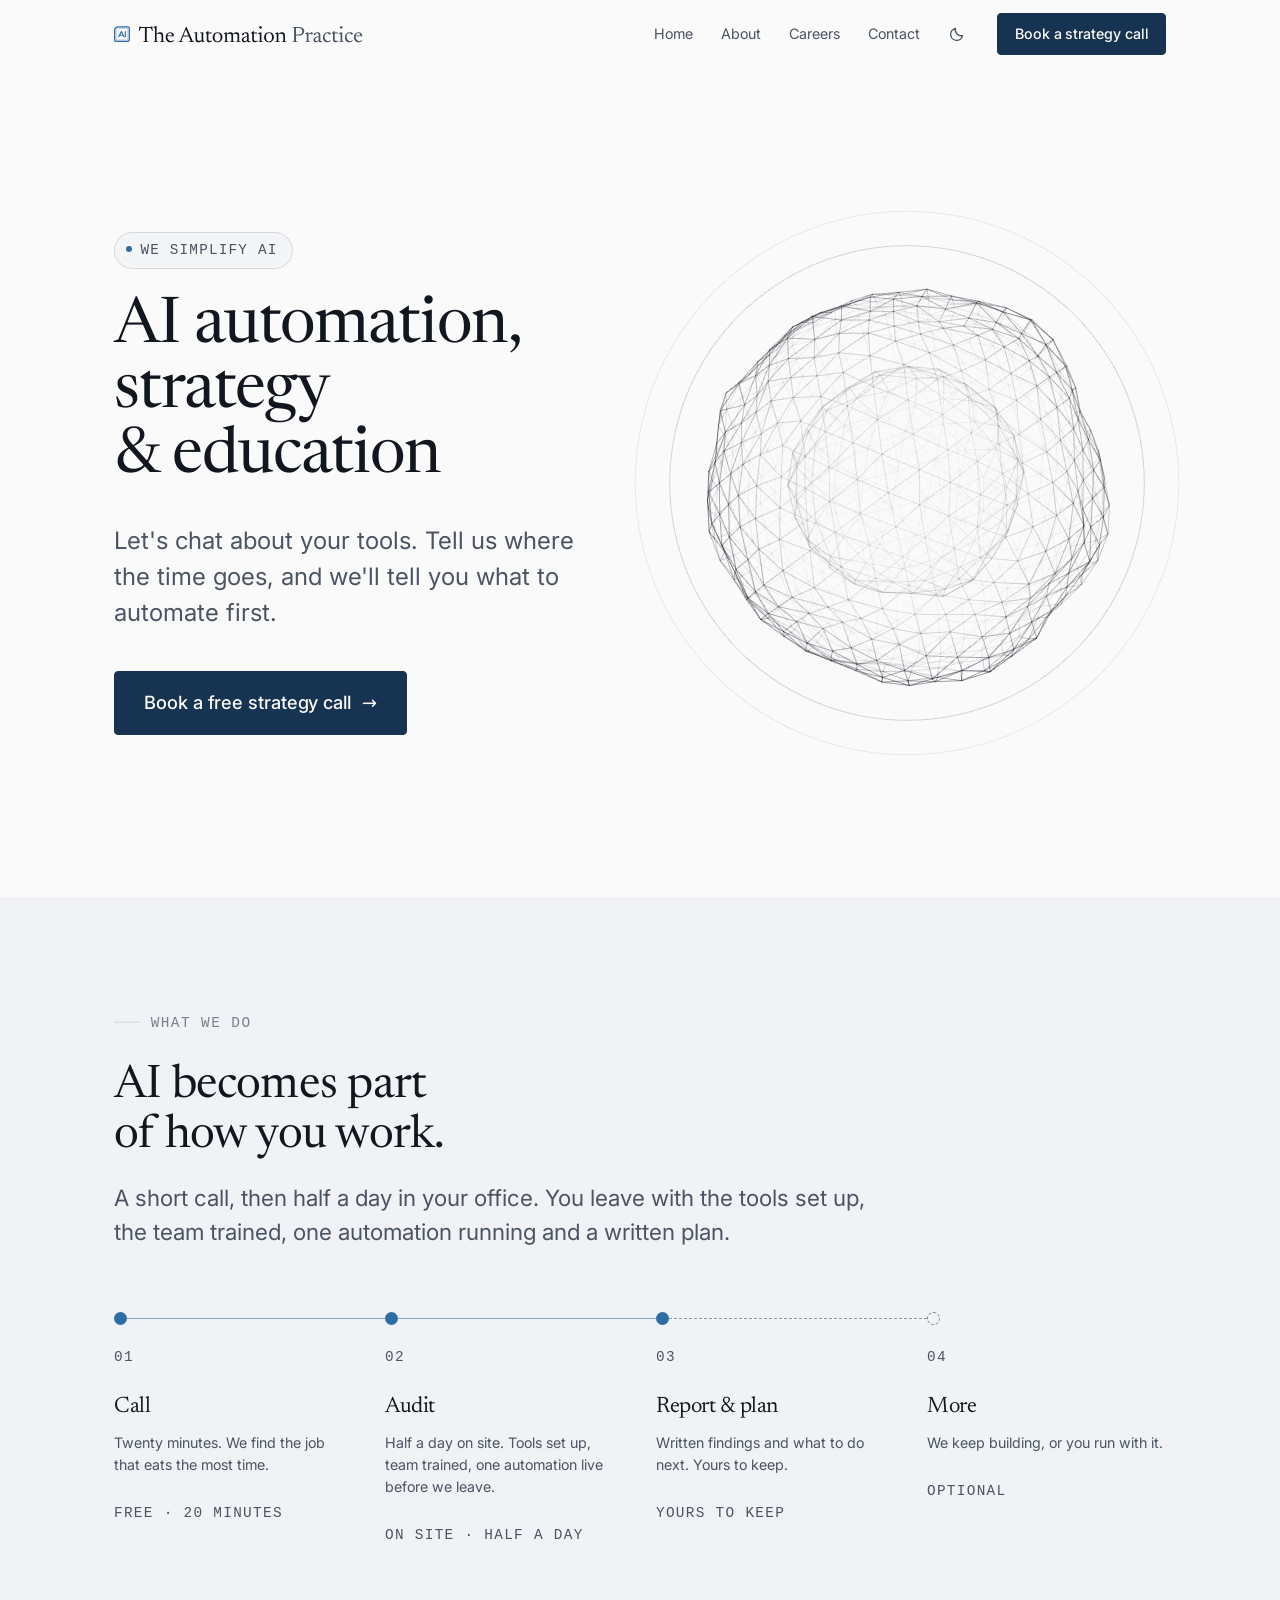
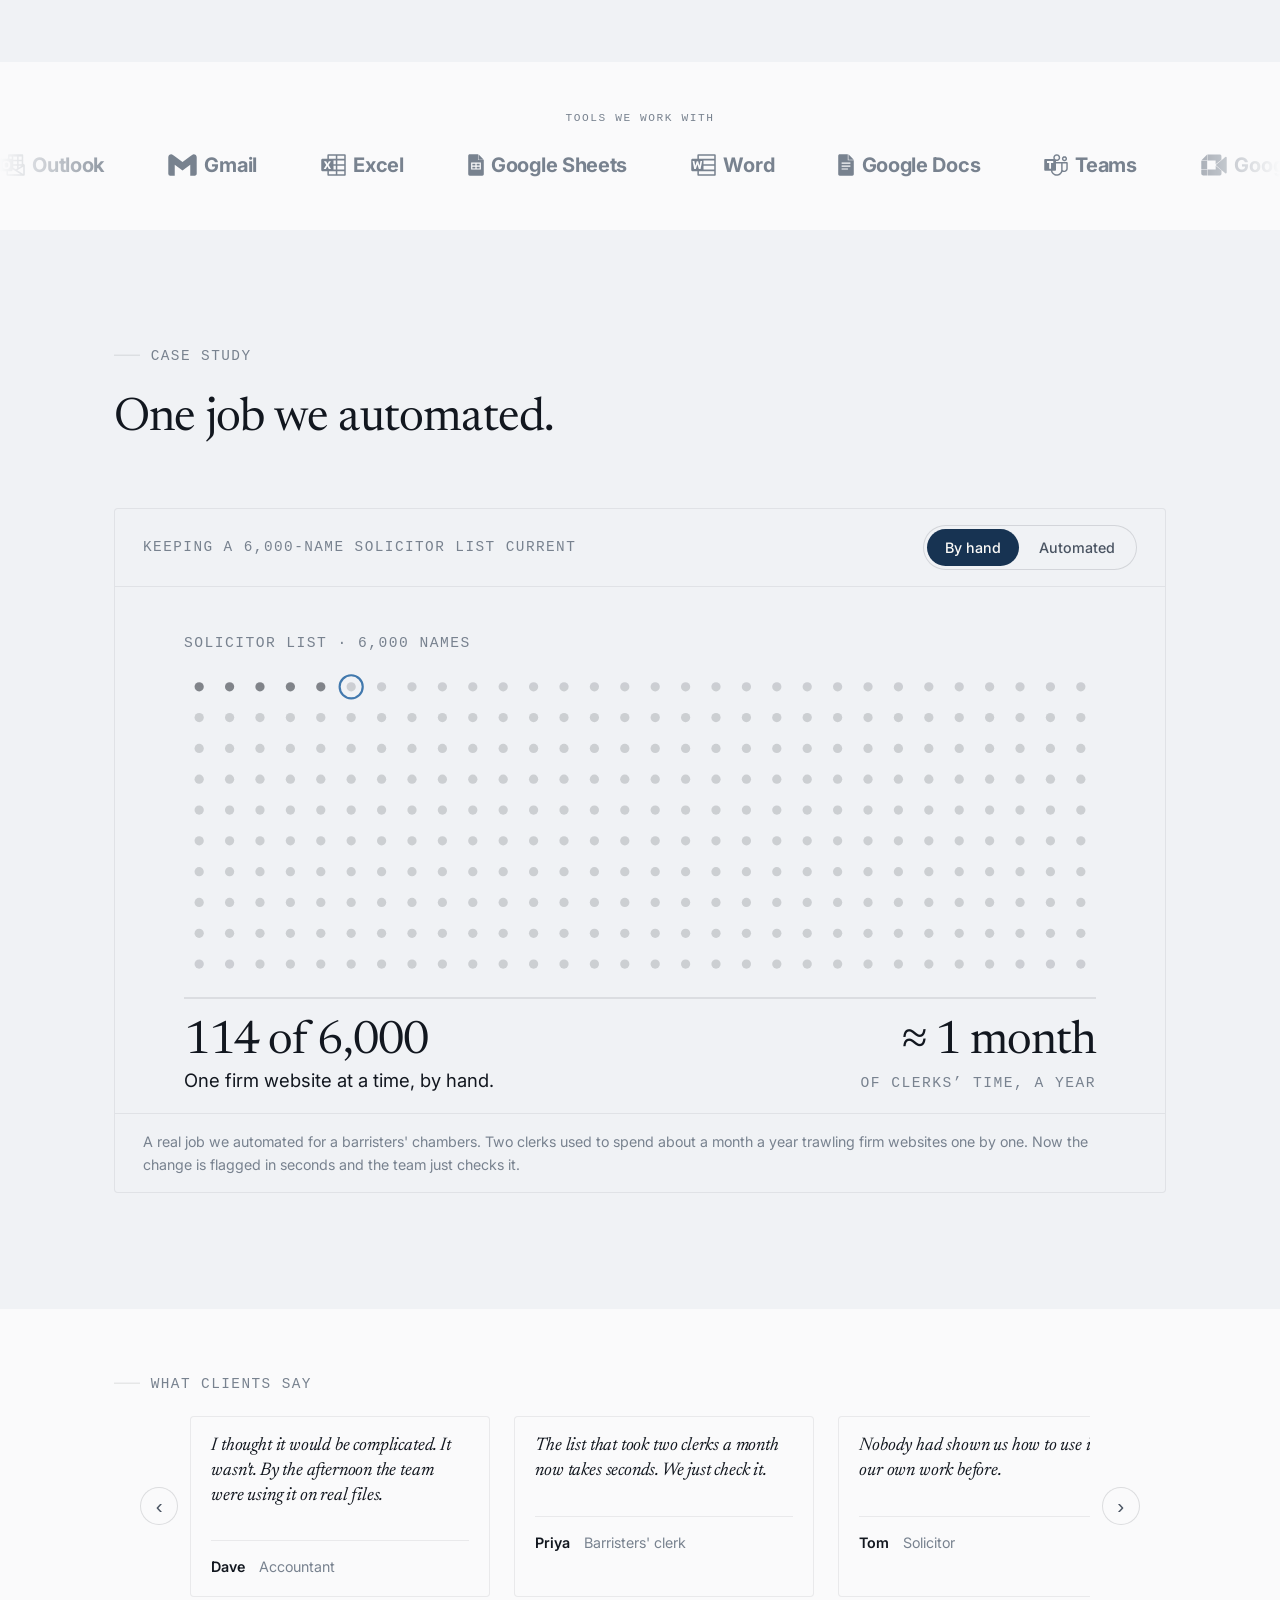
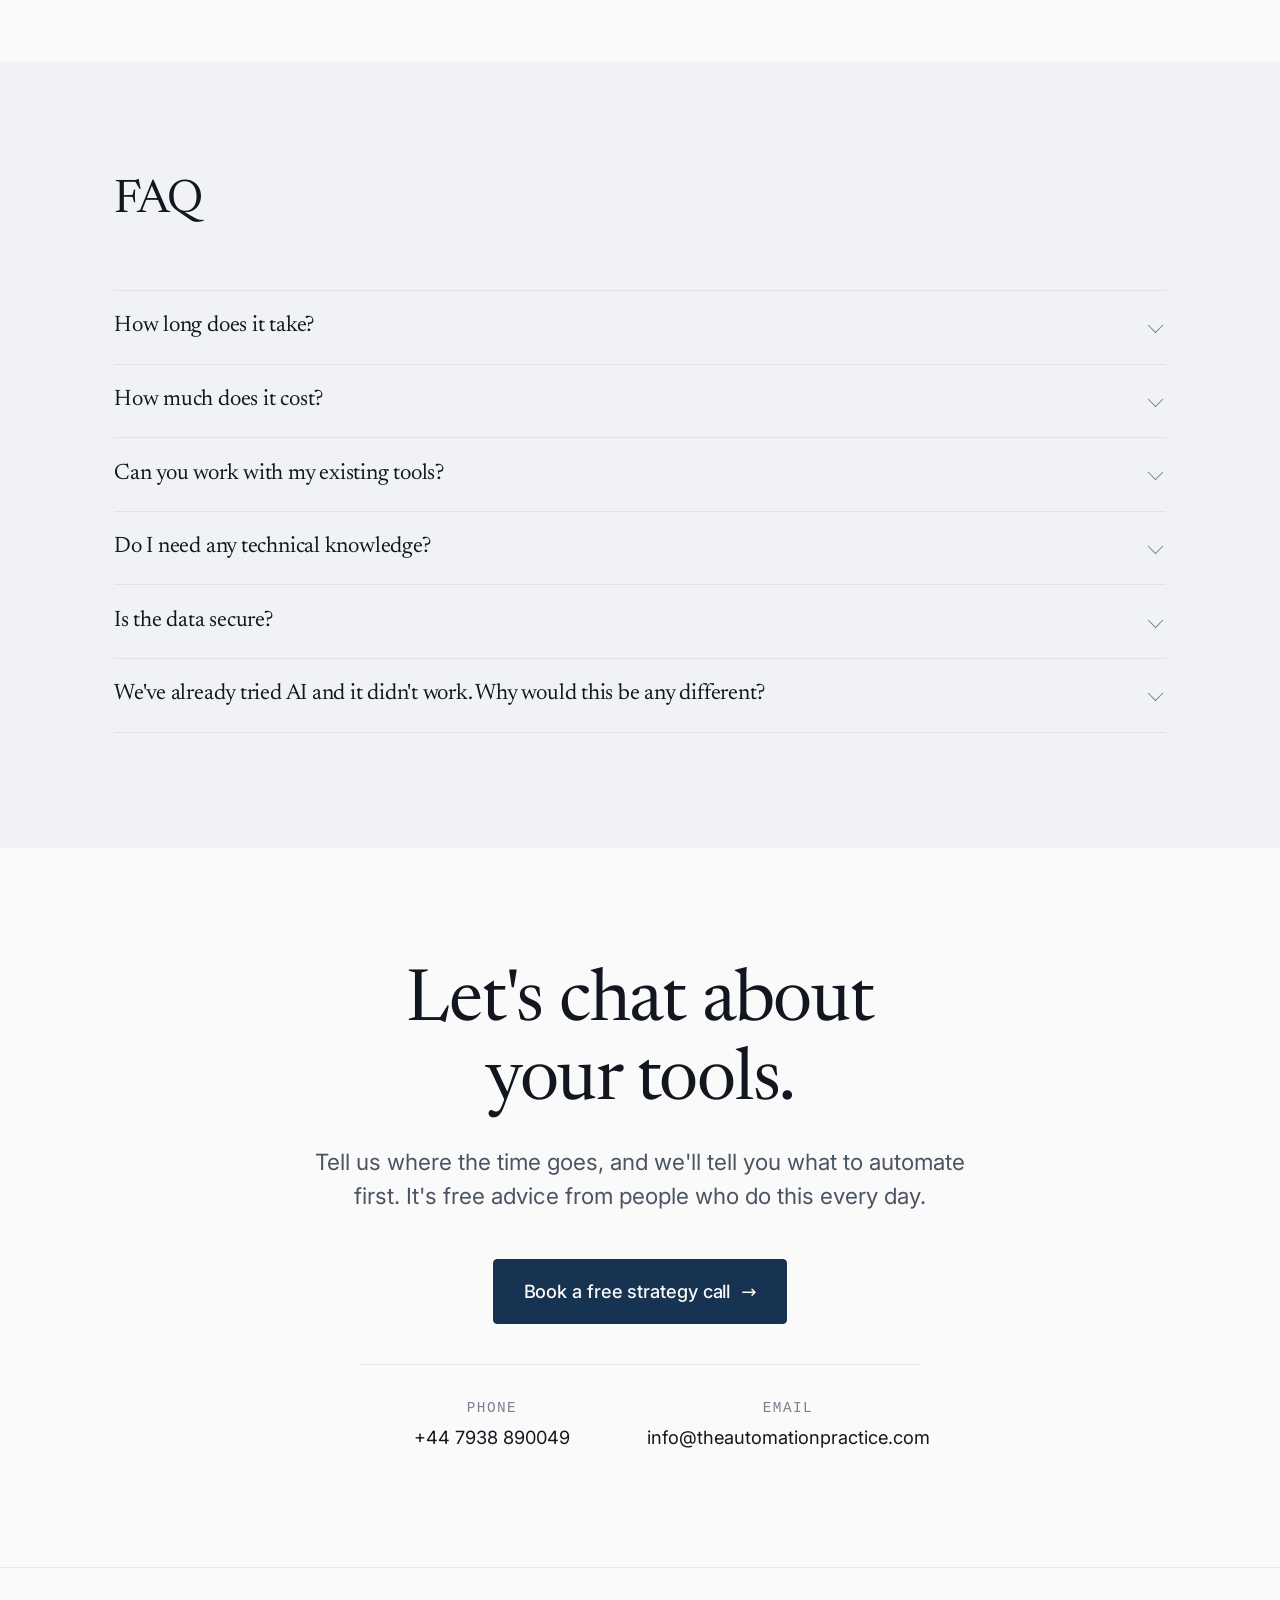
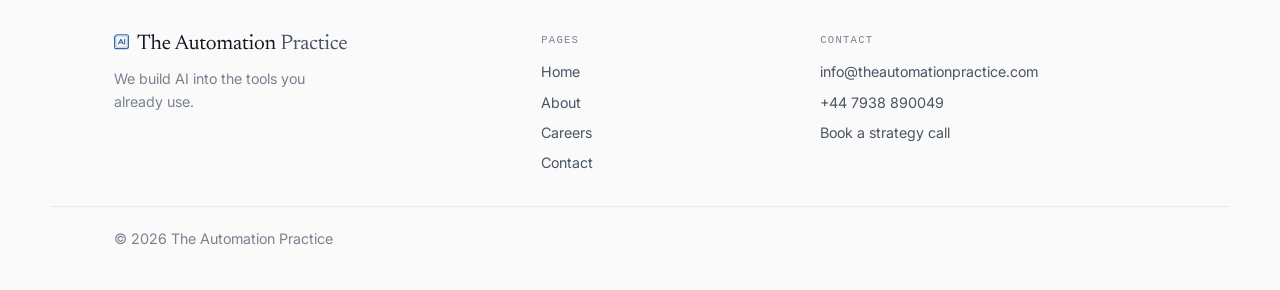
<file: index.html>
<!doctype html>
<html lang="en-GB" data-palette="slate">
<head>
<meta charset="utf-8">
<meta name="viewport" content="width=device-width, initial-scale=1, viewport-fit=cover">
<title>The Automation Practice | Automation, strategy &amp; education</title>
<meta name="description" content="Tell us where the time goes and we'll tell you what to automate first. AI automation, strategy and training for small firms.">
<link rel="canonical" href="https://theautomationpractice.com/">
<link rel="stylesheet" href="css/site.css?v=1792512812">
<link rel="stylesheet" href="css/lab.css?v=1792512812">
<link rel="icon" href="favicon.svg" type="image/svg+xml">
<link rel="preload" href="fonts/newsreader-latin.woff2" as="font" type="font/woff2" crossorigin>
<link rel="preload" href="fonts/inter-latin.woff2" as="font" type="font/woff2" crossorigin>
<script>document.documentElement.classList.add('js');</script>
</head>
<body data-hero="a">
<main id="main">
<header class="hdr" id="hdr">
  <div class="wrap hdr__in">
    <a class="brand" href="index.html" aria-label="The Automation Practice, home"><svg class="logo" aria-hidden="true"><use href="#tap-logo"/></svg></a>
    <nav class="nav" aria-label="Primary">
      <a href="index.html">Home</a>
      <a href="about.html">About</a>
      <a href="careers.html">Careers</a>
      <a href="contact.html">Contact</a>
    </nav>
    <button id="themeBtn" class="theme" aria-label="Switch between light and dark">
      <svg class="ico-moon" width="16" height="16" viewBox="0 0 16 16" fill="none" aria-hidden="true"><path d="M13.5 9.6A6 6 0 0 1 6.4 2.5a6 6 0 1 0 7.1 7.1z" stroke="currentColor" stroke-width="1.4" stroke-linejoin="round"/></svg>
      <svg class="ico-sun" width="16" height="16" viewBox="0 0 16 16" fill="none" aria-hidden="true"><circle cx="8" cy="8" r="3" stroke="currentColor" stroke-width="1.4"/><path d="M8 1.5v1.8M8 12.7v1.8M1.5 8h1.8M12.7 8h1.8M3.4 3.4l1.3 1.3M11.3 11.3l1.3 1.3M3.4 12.6l1.3-1.3M11.3 4.7l1.3-1.3" stroke="currentColor" stroke-width="1.4" stroke-linecap="round"/></svg>
    </button>
    <a class="btn btn--sm" data-cta href="#chat">Book a strategy call</a>
  </div>
</header>

<section class="hero" id="top">
  <div class="wrap hero__in">
    <div class="hero__copy">
      <!-- Eyebrow: Coding Sprint (picks). H1: Arkham (picks). Sub: Nathan, 2026-09-18 -->
      <p class="hero__eyebrow"><span class="dot"></span> We simplify AI</p>
      <h1>AI&nbsp;automation, strategy &amp; education</h1>
      <p class="hero__sub">Let's chat about your tools. Tell us where the time goes, and we'll tell you what to automate first.</p>
      <div class="cta-row">
        <a class="btn" data-cta href="#chat">Book a free strategy call <span class="arr" aria-hidden="true">→</span></a>
      </div>
    </div>
    <div class="hero__art orb"><canvas id="orb" aria-hidden="true"></canvas></div>
  </div>
</section>

<section class="section section--alt" id="what">
  <div class="wrap">
    <div class="section-head">
      <p class="eyebrow">What we do</p>
      <!-- h2: VAYRO (picks) -->
      <h2>AI becomes part of how you work.</h2>
      <p class="lede">A short call, then half a day in your office. You leave with the tools set up, the team trained, one automation running and a written plan.</p>
    </div>
    <div class="steps rv">
      <div class="step step--rail"><p class="step__n">01</p><h3>Call</h3><p>Twenty minutes. We find the job that eats the most time.</p><p class="step__meta">Free · 20 minutes</p></div>
      <div class="step step--rail"><p class="step__n">02</p><h3>Audit</h3><p>Half a day on site. Tools set up, team trained, one automation live before we leave.</p><p class="step__meta">On site · half a day</p></div>
      <div class="step step--rail"><p class="step__n">03</p><h3>Report &amp; plan</h3><p>Written findings and what to do next. Yours to keep.</p><p class="step__meta">Yours to keep</p></div>
      <div class="step step--rail"><p class="step__n">04</p><h3>More</h3><p>We keep building, or you run with it.</p><p class="step__meta">Optional</p></div>
    </div>
  </div>
</section>

<section class="section tools-row" id="tools" aria-label="Tools we work with">
  <div class="wrap"><p class="tools__lbl">Tools we work with</p></div>
  <!-- generated by img/make-tools.py — edit TOOLS there, not here -->
  <div class="marquee">
    <ul class="marquee__track" style="--n:26">
      <li class="lg lg--txt"><i class="lg__mark" style="-webkit-mask-image:url(img/logos/norm/outlook-mark.svg);mask-image:url(img/logos/norm/outlook-mark.svg);--ar:1.140"></i>Outlook</li>
      <li class="lg lg--txt"><i class="lg__mark" style="-webkit-mask-image:url(img/logos/norm/gmail-mark.svg);mask-image:url(img/logos/norm/gmail-mark.svg);--ar:1.324"></i>Gmail</li>
      <li class="lg lg--txt"><i class="lg__mark" style="-webkit-mask-image:url(img/logos/norm/excel-mark.svg);mask-image:url(img/logos/norm/excel-mark.svg);--ar:1.140"></i>Excel</li>
      <li class="lg lg--txt"><i class="lg__mark" style="-webkit-mask-image:url(img/logos/norm/googlesheets-mark.svg);mask-image:url(img/logos/norm/googlesheets-mark.svg);--ar:0.733"></i>Google Sheets</li>
      <li class="lg lg--txt"><i class="lg__mark" style="-webkit-mask-image:url(img/logos/norm/word-mark.svg);mask-image:url(img/logos/norm/word-mark.svg);--ar:1.140"></i>Word</li>
      <li class="lg lg--txt"><i class="lg__mark" style="-webkit-mask-image:url(img/logos/norm/googledocs-mark.svg);mask-image:url(img/logos/norm/googledocs-mark.svg);--ar:0.733"></i>Google Docs</li>
      <li class="lg lg--txt"><i class="lg__mark" style="-webkit-mask-image:url(img/logos/norm/teams-mark.svg);mask-image:url(img/logos/norm/teams-mark.svg);--ar:1.077"></i>Teams</li>
      <li class="lg lg--txt"><i class="lg__mark" style="-webkit-mask-image:url(img/logos/norm/googlemeet-mark.svg);mask-image:url(img/logos/norm/googlemeet-mark.svg);--ar:1.209"></i>Google Meet</li>
      <li class="lg lg--txt"><i class="lg__mark" style="-webkit-mask-image:url(img/logos/norm/onedrive-mark.svg);mask-image:url(img/logos/norm/onedrive-mark.svg);--ar:1.544"></i>OneDrive</li>
      <li class="lg lg--txt"><i class="lg__mark" style="-webkit-mask-image:url(img/logos/norm/googledrive-mark.svg);mask-image:url(img/logos/norm/googledrive-mark.svg);--ar:1.138"></i>Google Drive</li>
      <li class="lg" role="img" aria-label="WhatsApp" style="-webkit-mask-image:url(img/logos/norm/whatsapp-wordmark.svg);mask-image:url(img/logos/norm/whatsapp-wordmark.svg);--ar:4.037;--lh:27px"></li>
      <li class="lg" role="img" aria-label="Zoom" style="-webkit-mask-image:url(img/logos/norm/zoom-wordmark.svg);mask-image:url(img/logos/norm/zoom-wordmark.svg);--ar:4.123;--lh:26px"></li>
      <li class="lg lg--txt"><i class="lg__mark" style="-webkit-mask-image:url(img/logos/norm/googlecalendar-mark.svg);mask-image:url(img/logos/norm/googlecalendar-mark.svg);--ar:1.000"></i>Google Calendar</li>
      <li class="lg" role="img" aria-label="Xero" style="-webkit-mask-image:url(img/logos/norm/xero-mark.svg);mask-image:url(img/logos/norm/xero-mark.svg);--ar:1.000;--lh:34px"></li>
      <li class="lg" role="img" aria-label="Sage" style="-webkit-mask-image:url(img/logos/norm/sage-wordmark.svg);mask-image:url(img/logos/norm/sage-wordmark.svg);--ar:1.751;--lh:34px"></li>
      <li class="lg" role="img" aria-label="QuickBooks" style="-webkit-mask-image:url(img/logos/norm/quickbooks-wordmark.svg);mask-image:url(img/logos/norm/quickbooks-wordmark.svg);--ar:3.697;--lh:28px"></li>
      <li class="lg" role="img" aria-label="Dropbox" style="-webkit-mask-image:url(img/logos/norm/dropbox-wordmark.svg);mask-image:url(img/logos/norm/dropbox-wordmark.svg);--ar:4.703;--lh:25px"></li>
      <li class="lg lg--txt"><i class="lg__mark" style="-webkit-mask-image:url(img/logos/norm/acrobat-mark.svg);mask-image:url(img/logos/norm/acrobat-mark.svg);--ar:1.024"></i>Adobe Acrobat</li>
      <li class="lg" role="img" aria-label="DocuSign" style="-webkit-mask-image:url(img/logos/norm/docusign-wordmark.svg);mask-image:url(img/logos/norm/docusign-wordmark.svg);--ar:4.612;--lh:25px"></li>
      <li class="lg" role="img" aria-label="Mailchimp" style="-webkit-mask-image:url(img/logos/norm/mailchimp-wordmark.svg);mask-image:url(img/logos/norm/mailchimp-wordmark.svg);--ar:3.558;--lh:28px"></li>
      <li class="lg" role="img" aria-label="Canva" style="-webkit-mask-image:url(img/logos/norm/canva-wordmark.svg);mask-image:url(img/logos/norm/canva-wordmark.svg);--ar:2.994;--lh:31px"></li>
      <li class="lg" role="img" aria-label="Calendly" style="-webkit-mask-image:url(img/logos/norm/calendly-wordmark.svg);mask-image:url(img/logos/norm/calendly-wordmark.svg);--ar:3.952;--lh:27px"></li>
      <li class="lg lg--txt"><i class="lg__mark" style="-webkit-mask-image:url(img/logos/norm/linkedin-mark.svg);mask-image:url(img/logos/norm/linkedin-mark.svg);--ar:1.000"></i>LinkedIn</li>
      <li class="lg" role="img" aria-label="PayPal" style="-webkit-mask-image:url(img/logos/norm/paypal-wordmark.svg);mask-image:url(img/logos/norm/paypal-wordmark.svg);--ar:2.869;--lh:31px"></li>
      <li class="lg" role="img" aria-label="Slack" style="-webkit-mask-image:url(img/logos/norm/slack-wordmark.svg);mask-image:url(img/logos/norm/slack-wordmark.svg);--ar:3.736;--lh:28px"></li>
      <li class="lg lg--txt"><i class="lg__mark" style="-webkit-mask-image:url(img/logos/norm/notion-mono-mark.svg);mask-image:url(img/logos/norm/notion-mono-mark.svg);--ar:0.960"></i>Notion</li>
      <li class="lg lg--txt"><i class="lg__mark" style="-webkit-mask-image:url(img/logos/norm/outlook-mark.svg);mask-image:url(img/logos/norm/outlook-mark.svg);--ar:1.140"></i>Outlook</li>
      <li class="lg lg--txt"><i class="lg__mark" style="-webkit-mask-image:url(img/logos/norm/gmail-mark.svg);mask-image:url(img/logos/norm/gmail-mark.svg);--ar:1.324"></i>Gmail</li>
      <li class="lg lg--txt"><i class="lg__mark" style="-webkit-mask-image:url(img/logos/norm/excel-mark.svg);mask-image:url(img/logos/norm/excel-mark.svg);--ar:1.140"></i>Excel</li>
      <li class="lg lg--txt"><i class="lg__mark" style="-webkit-mask-image:url(img/logos/norm/googlesheets-mark.svg);mask-image:url(img/logos/norm/googlesheets-mark.svg);--ar:0.733"></i>Google Sheets</li>
      <li class="lg lg--txt"><i class="lg__mark" style="-webkit-mask-image:url(img/logos/norm/word-mark.svg);mask-image:url(img/logos/norm/word-mark.svg);--ar:1.140"></i>Word</li>
      <li class="lg lg--txt"><i class="lg__mark" style="-webkit-mask-image:url(img/logos/norm/googledocs-mark.svg);mask-image:url(img/logos/norm/googledocs-mark.svg);--ar:0.733"></i>Google Docs</li>
      <li class="lg lg--txt"><i class="lg__mark" style="-webkit-mask-image:url(img/logos/norm/teams-mark.svg);mask-image:url(img/logos/norm/teams-mark.svg);--ar:1.077"></i>Teams</li>
      <li class="lg lg--txt"><i class="lg__mark" style="-webkit-mask-image:url(img/logos/norm/googlemeet-mark.svg);mask-image:url(img/logos/norm/googlemeet-mark.svg);--ar:1.209"></i>Google Meet</li>
      <li class="lg lg--txt"><i class="lg__mark" style="-webkit-mask-image:url(img/logos/norm/onedrive-mark.svg);mask-image:url(img/logos/norm/onedrive-mark.svg);--ar:1.544"></i>OneDrive</li>
      <li class="lg lg--txt"><i class="lg__mark" style="-webkit-mask-image:url(img/logos/norm/googledrive-mark.svg);mask-image:url(img/logos/norm/googledrive-mark.svg);--ar:1.138"></i>Google Drive</li>
      <li class="lg" role="img" aria-label="WhatsApp" style="-webkit-mask-image:url(img/logos/norm/whatsapp-wordmark.svg);mask-image:url(img/logos/norm/whatsapp-wordmark.svg);--ar:4.037;--lh:27px"></li>
      <li class="lg" role="img" aria-label="Zoom" style="-webkit-mask-image:url(img/logos/norm/zoom-wordmark.svg);mask-image:url(img/logos/norm/zoom-wordmark.svg);--ar:4.123;--lh:26px"></li>
      <li class="lg lg--txt"><i class="lg__mark" style="-webkit-mask-image:url(img/logos/norm/googlecalendar-mark.svg);mask-image:url(img/logos/norm/googlecalendar-mark.svg);--ar:1.000"></i>Google Calendar</li>
      <li class="lg" role="img" aria-label="Xero" style="-webkit-mask-image:url(img/logos/norm/xero-mark.svg);mask-image:url(img/logos/norm/xero-mark.svg);--ar:1.000;--lh:34px"></li>
      <li class="lg" role="img" aria-label="Sage" style="-webkit-mask-image:url(img/logos/norm/sage-wordmark.svg);mask-image:url(img/logos/norm/sage-wordmark.svg);--ar:1.751;--lh:34px"></li>
      <li class="lg" role="img" aria-label="QuickBooks" style="-webkit-mask-image:url(img/logos/norm/quickbooks-wordmark.svg);mask-image:url(img/logos/norm/quickbooks-wordmark.svg);--ar:3.697;--lh:28px"></li>
      <li class="lg" role="img" aria-label="Dropbox" style="-webkit-mask-image:url(img/logos/norm/dropbox-wordmark.svg);mask-image:url(img/logos/norm/dropbox-wordmark.svg);--ar:4.703;--lh:25px"></li>
      <li class="lg lg--txt"><i class="lg__mark" style="-webkit-mask-image:url(img/logos/norm/acrobat-mark.svg);mask-image:url(img/logos/norm/acrobat-mark.svg);--ar:1.024"></i>Adobe Acrobat</li>
      <li class="lg" role="img" aria-label="DocuSign" style="-webkit-mask-image:url(img/logos/norm/docusign-wordmark.svg);mask-image:url(img/logos/norm/docusign-wordmark.svg);--ar:4.612;--lh:25px"></li>
      <li class="lg" role="img" aria-label="Mailchimp" style="-webkit-mask-image:url(img/logos/norm/mailchimp-wordmark.svg);mask-image:url(img/logos/norm/mailchimp-wordmark.svg);--ar:3.558;--lh:28px"></li>
      <li class="lg" role="img" aria-label="Canva" style="-webkit-mask-image:url(img/logos/norm/canva-wordmark.svg);mask-image:url(img/logos/norm/canva-wordmark.svg);--ar:2.994;--lh:31px"></li>
      <li class="lg" role="img" aria-label="Calendly" style="-webkit-mask-image:url(img/logos/norm/calendly-wordmark.svg);mask-image:url(img/logos/norm/calendly-wordmark.svg);--ar:3.952;--lh:27px"></li>
      <li class="lg lg--txt"><i class="lg__mark" style="-webkit-mask-image:url(img/logos/norm/linkedin-mark.svg);mask-image:url(img/logos/norm/linkedin-mark.svg);--ar:1.000"></i>LinkedIn</li>
      <li class="lg" role="img" aria-label="PayPal" style="-webkit-mask-image:url(img/logos/norm/paypal-wordmark.svg);mask-image:url(img/logos/norm/paypal-wordmark.svg);--ar:2.869;--lh:31px"></li>
      <li class="lg" role="img" aria-label="Slack" style="-webkit-mask-image:url(img/logos/norm/slack-wordmark.svg);mask-image:url(img/logos/norm/slack-wordmark.svg);--ar:3.736;--lh:28px"></li>
      <li class="lg lg--txt"><i class="lg__mark" style="-webkit-mask-image:url(img/logos/norm/notion-mono-mark.svg);mask-image:url(img/logos/norm/notion-mono-mark.svg);--ar:0.960"></i>Notion</li>
    </ul>
  </div>
</section>

<section class="section section--alt" id="results">
  <div class="wrap">
    <div class="section-head">
      <p class="eyebrow">Case study</p>
      <h2>One job we automated.</h2>
    </div>
    <figure class="figure rv" style="margin:0">
      <div class="figure__bar">
        <span class="figure__ttl">Keeping a 6,000-name solicitor list current</span>
        <div class="switch" role="tablist" aria-label="Before or after automation">
          <button role="tab" id="tab-before" aria-selected="true" aria-controls="dg-ba">By hand</button>
          <button role="tab" id="tab-after" aria-selected="false" aria-controls="dg-ba">Automated</button>
        </div>
      </div>
      <div class="figure__body">
        <div id="dg-ba" role="img" aria-label="Diagram comparing checking 6,000 records by hand against an automation that flags only what changed."></div>
      </div>
      <figcaption class="figure__cap">A real job we automated for a barristers' chambers. Two clerks used to spend about a month a year trawling firm websites one by one. Now the change is flagged in seconds and the team just checks it.</figcaption>
    </figure>
  </div>
</section>

<section class="section clients" id="clients">
  <div class="wrap">
    <div class="section-head">
      <p class="eyebrow">What clients say</p>
    </div>
    <!-- PLACEHOLDER quotes: swap for real ones before deploy. Attribution = type of firm, not a person -->
    <div class="carousel" data-carousel>
      <button class="carousel__btn" data-dir="-1" aria-label="Previous">‹</button>
      <ul class="carousel__track">
        <li class="quote"><blockquote>I thought it would be complicated. It wasn't. By the afternoon the team were using it on real files.</blockquote><p class="quote__who"><b>Dave</b><span>Accountant</span></p></li>
        <li class="quote"><blockquote>The list that took two clerks a month now takes seconds. We just check it.</blockquote><p class="quote__who"><b>Priya</b><span>Barristers' clerk</span></p></li>
        <li class="quote"><blockquote>Nobody had shown us how to use it on our own work before.</blockquote><p class="quote__who"><b>Tom</b><span>Solicitor</span></p></li>
        <li class="quote"><blockquote>Reception stopped re-typing forms. That was the whole win.</blockquote><p class="quote__who"><b>Sarah</b><span>Practice manager, dental</span></p></li>
        <li class="quote"><blockquote>Friday-night enquiries get answered on Friday night.</blockquote><p class="quote__who"><b>James</b><span>Estate agent</span></p></li>
        <li class="quote"><blockquote>One job off my plate a week. Worth the day.</blockquote><p class="quote__who"><b>Mark</b><span>Builder</span></p></li>
      </ul>
      <button class="carousel__btn" data-dir="1" aria-label="Next">›</button>
    </div>
  </div>
</section>

<section class="section section--alt" id="faq">
  <div class="wrap">
    <div class="section-head"><h2>FAQ</h2></div>
    <!-- answers adapted from klarifai, weframe, aiagencyplus, metrix, fixology (swipe §7); claims offer.md, services.md -->
    <div class="faq">
      <details><summary>How long does it take?</summary><div class="ans"><p>A short call, then half a day on site. Your team is trained and one automation is running by the time we leave. A written report follows.</p></div></details>
      <details><summary>How much does it cost?</summary><div class="ans"><p>A fixed price, agreed on the first call before you commit to anything.</p></div></details>
      <details><summary>Can you work with my existing tools?</summary><div class="ans"><p>Yes. We work inside what you already run. Outlook, Xero, Word, the CRM. Nothing switches over until you've seen it work.</p></div></details>
      <details><summary>Do I need any technical knowledge?</summary><div class="ans"><p>No. That's the whole point. We do the technical work in your office, on your own jobs. Your team uses it the way they use email.</p></div></details>
      <details><summary>Is the data secure?</summary><div class="ans"><p>We tell you which tool sees which files and whether it trains on them before anything runs. On the tiers we set up, it doesn't. Nothing goes out without a person checking it first.</p></div></details>
      <details><summary>We've already tried AI and it didn't work. Why would this be any different?</summary><div class="ans"><p>Usually it was the free version, on its own, with nobody shown how to use it on real work. We set up the paid tools with your data kept safe, train the whole team on their own jobs, and leave one automation running.</p></div></details>
    </div>
  </div>
</section>

<section class="section book" id="chat">
  <div class="wrap book__in">
    <h2>Let's chat about your tools.</h2>
    <p class="lede">Tell us where the time goes, and we'll tell you what to automate first. It's free advice from people who do this every day.</p>
    <div class="cta-row" style="justify-content:center">
      <a class="btn" data-cta data-cta-primary href="#chat">Book a free strategy call <span class="arr" aria-hidden="true">→</span></a>
    </div>
    <div class="book__ways">
      <div class="way"><span class="k">Phone</span><a href="tel:+447938890049">+44 7938 890049</a></div>
      <div class="way"><span class="k">Email</span><a href="mailto:info@theautomationpractice.com">info@theautomationpractice.com</a></div>
    </div>
  </div>
</section>

<footer class="ftr ftr--full">
  <div class="wrap ftr__grid">
    <div class="ftr__brand">
      <a class="brand" href="index.html" aria-label="The Automation Practice, home"><svg class="logo" aria-hidden="true"><use href="#tap-logo"/></svg></a>
      <p>We build AI into the tools you already use.</p>
    </div>
    <div class="ftr__col"><span class="k">Pages</span><a href="index.html">Home</a><a href="about.html">About</a><a href="careers.html">Careers</a><a href="contact.html">Contact</a></div>
    <div class="ftr__col"><span class="k">Contact</span><a href="mailto:info@theautomationpractice.com">info@theautomationpractice.com</a><a href="tel:+447938890049">+44 7938 890049</a><a data-cta href="#chat">Book a strategy call</a></div>
  </div>
  <div class="wrap ftr__in">
    <span>© <span id="yr">2026</span> The Automation Practice</span>
  </div>
</footer>
</main>
<svg width="0" height="0" style="position:absolute" aria-hidden="true"><symbol id="tap-logo" viewBox="0 -12 22000 1424" overflow="visible"><g transform="scale(24.0956) translate(-2.7 -2.7)"><path d="M15.2 5H53Q59 5 59 11V51Q59 59 51 59H10Q5 59 5 54V15.2Q5 13 6.56 11.44L11.44 6.56Q13 5 15.2 5Z" fill="none" stroke="currentColor" stroke-width="4.6" stroke-linejoin="round"/><path d="M15.9 10.5H49.5Q53.5 10.5 53.5 14.5V48.0Q53.5 53.5 48.0 53.5H14.0Q10.5 53.5 10.5 50.0V15.9Q10.5 14.5 11.49 13.51L13.51 11.49Q14.5 10.5 15.9 10.5Z" fill="none" stroke="currentColor" stroke-width="1.3" stroke-linejoin="round"/><path d="M19.8 41.3 29.7 22.7l9.3 18.6M24.4 36.1h10.5M44.3 22.7v18.6" fill="none" stroke="currentColor" stroke-width="4.2" stroke-linecap="round" stroke-linejoin="round"/></g><path fill="var(--lg-a, currentColor)" d="M2729 129H2891V1322L3049 1373V1412H2570V1373L2729 1322ZM3328 161H2291L2384 142L2246 433L2201 424L2242 0H2260L2401 85L2314 69H3305L3218 85L3360 0H3378L3418 424L3373 433L3236 142Z M4042 1375 4196 1328V849Q4196 794 4173 755Q4150 715 4105 693Q4060 672 3995 672Q3916 672 3848 701Q3780 730 3754 771L3716 739Q3770 682 3817 642Q3865 603 3911 579Q3956 555 4004 544Q4052 534 4104 534Q4226 534 4285 611Q4344 689 4344 857V1328L4497 1375V1412H4042ZM3919 1412H3465V1375L3617 1328V190Q3604 175 3583 159Q3562 143 3532 127Q3501 110 3462 94V74L3754 -9H3774L3764 168V1328L3919 1375Z M4967 534Q5064 534 5136 577Q5207 620 5249 702Q5292 785 5302 904H4688L4690 837L5205 814L5137 856Q5130 783 5108 728Q5087 673 5049 642Q5010 612 4951 612Q4881 612 4828 650Q4775 689 4745 764Q4716 838 4716 946Q4716 1059 4759 1141Q4803 1223 4881 1267Q4959 1311 5063 1311Q5102 1311 5139 1301Q5176 1291 5213 1270Q5249 1250 5283 1220L5308 1247Q5257 1310 5205 1351Q5152 1393 5094 1412Q5036 1432 4968 1432Q4852 1432 4761 1375Q4670 1319 4617 1220Q4565 1122 4565 995Q4565 868 4613 763Q4662 659 4752 596Q4842 534 4967 534Z M6051 909V819H6713V909ZM6946 1320 7094 1373V1412H6601V1373L6775 1322L6311 217H6377L5943 1322L6107 1373V1412H5686V1373L5839 1321L6359 49H6406Z M7342 1129Q7342 1190 7359 1226Q7376 1262 7417 1277Q7458 1293 7529 1293Q7597 1293 7661 1267Q7725 1241 7750 1202L7788 1239Q7737 1293 7693 1330Q7649 1367 7607 1390Q7566 1412 7523 1422Q7480 1432 7431 1432Q7310 1432 7252 1355Q7195 1279 7195 1125V651L7052 592V553L7351 539L7342 649ZM7751 1428 7736 1246V651L7593 592V553L7895 539L7885 649V1273Q7894 1283 7909 1293Q7924 1302 7942 1311Q7960 1320 7979 1326Q7997 1332 8013 1335V1364L7770 1428Z M8338 1171Q8338 1238 8378 1272Q8419 1306 8494 1306Q8529 1306 8571 1299Q8612 1292 8661 1277V1324Q8601 1365 8557 1388Q8513 1411 8478 1420Q8443 1428 8408 1428Q8343 1428 8294 1404Q8245 1379 8217 1330Q8190 1281 8190 1210V688L8082 613V595Q8103 580 8125 563Q8146 547 8168 530Q8190 513 8213 495Q8235 478 8259 459Q8283 441 8307 422H8338V584ZM8280 646V554H8632L8616 646Z M9148 1356Q9224 1356 9283 1319Q9342 1282 9376 1204Q9410 1126 9410 1006Q9410 877 9377 788Q9343 700 9283 655Q9223 609 9142 609Q9066 609 9007 647Q8947 684 8913 761Q8879 839 8879 960Q8879 1088 8913 1177Q8946 1265 9007 1311Q9068 1356 9148 1356ZM9142 1432Q9016 1432 8919 1376Q8822 1320 8767 1221Q8713 1121 8713 992Q8713 860 8770 756Q8827 652 8925 593Q9023 534 9147 534Q9275 534 9371 590Q9468 646 9522 744Q9577 843 9577 973Q9577 1106 9520 1210Q9463 1313 9365 1373Q9267 1432 9142 1432Z M9977 717V1328L10122 1375V1412H9678V1375L9830 1328V731Q9814 715 9782 698Q9750 682 9682 660V635L9928 533H9948ZM10516 774V1328L10660 1375V1412H10223V1375L10368 1328V835Q10368 780 10345 744Q10321 708 10280 690Q10238 672 10184 672Q10115 672 10052 698Q9988 723 9963 763L9927 726Q9978 673 10023 636Q10067 599 10110 577Q10153 554 10197 544Q10241 534 10291 534Q10373 534 10422 569Q10471 603 10493 658Q10516 713 10516 774ZM11054 831V1328L11208 1375V1412H10762V1375L10907 1328V835Q10907 779 10883 744Q10860 708 10818 690Q10777 672 10722 672Q10654 672 10590 698Q10527 723 10502 763L10466 726Q10517 673 10561 636Q10606 599 10649 577Q10692 554 10736 544Q10780 534 10830 534Q10950 534 11002 611Q11054 688 11054 831Z M11807 864 11823 933Q11704 961 11628 989Q11553 1017 11511 1046Q11469 1076 11452 1109Q11436 1142 11436 1181Q11436 1250 11476 1286Q11517 1322 11576 1322Q11623 1322 11662 1298Q11701 1274 11725 1235Q11749 1196 11749 1150V787Q11749 714 11711 670Q11674 627 11588 627Q11557 627 11518 636Q11478 646 11442 665L11493 619Q11490 647 11484 676Q11479 704 11471 726Q11464 749 11452 761Q11437 778 11413 786Q11388 794 11364 794Q11333 794 11315 779Q11297 765 11297 743Q11297 711 11328 676Q11359 642 11410 611Q11460 580 11523 561Q11585 542 11649 542Q11737 542 11792 569Q11846 596 11871 648Q11896 699 11896 775V1237Q11896 1268 11905 1288Q11914 1309 11932 1319Q11949 1330 11975 1330Q11998 1330 12025 1320Q12052 1311 12077 1296V1341Q12035 1388 11989 1409Q11943 1430 11904 1430Q11855 1430 11821 1408Q11786 1387 11768 1346Q11750 1305 11750 1249L11756 1240Q11743 1296 11707 1339Q11672 1383 11622 1407Q11573 1432 11516 1432Q11415 1432 11350 1376Q11284 1319 11284 1213Q11284 1157 11306 1111Q11329 1065 11386 1024Q11444 983 11546 944Q11648 905 11807 864Z M12355 1171Q12355 1238 12395 1272Q12436 1306 12511 1306Q12546 1306 12588 1299Q12629 1292 12678 1277V1324Q12618 1365 12574 1388Q12530 1411 12495 1420Q12460 1428 12425 1428Q12360 1428 12311 1404Q12262 1379 12234 1330Q12207 1281 12207 1210V688L12099 613V595Q12120 580 12142 563Q12163 547 12185 530Q12207 513 12230 495Q12252 478 12276 459Q12300 441 12324 422H12355V584ZM12297 646V554H12649L12633 646Z M12936 230Q12883 230 12849 195Q12815 161 12815 110Q12815 60 12849 26Q12883 -9 12936 -9Q12989 -9 13023 26Q13056 60 13056 110Q13056 161 13023 195Q12989 230 12936 230ZM13026 533 13020 696V1328L13175 1375V1412H12721V1375L12873 1328V720Q12862 708 12838 693Q12815 679 12785 665Q12756 651 12725 641V611L13008 533Z M13690 1356Q13766 1356 13825 1319Q13884 1282 13918 1204Q13952 1126 13952 1006Q13952 877 13919 788Q13885 700 13825 655Q13765 609 13684 609Q13608 609 13549 647Q13489 684 13455 761Q13421 839 13421 960Q13421 1088 13455 1177Q13488 1265 13549 1311Q13610 1356 13690 1356ZM13684 1432Q13558 1432 13461 1376Q13364 1320 13309 1221Q13255 1121 13255 992Q13255 860 13312 756Q13369 652 13467 593Q13565 534 13689 534Q13817 534 13913 590Q14010 646 14064 744Q14119 843 14119 973Q14119 1106 14062 1210Q14005 1313 13907 1373Q13809 1432 13684 1432Z M14519 717V1328L14673 1375V1412H14220V1375L14372 1328V731Q14356 715 14324 698Q14292 682 14224 660V635L14470 533H14490ZM14797 1375 14951 1328V849Q14951 794 14928 755Q14905 715 14860 693Q14815 672 14749 672Q14670 672 14603 701Q14535 730 14508 771L14470 739Q14524 682 14572 642Q14620 603 14666 579Q14711 555 14759 544Q14806 534 14859 534Q14981 534 15040 611Q15099 689 15099 857V1328L15252 1375V1412H14797Z"/><path fill="var(--lg-b, currentColor)" d="M16629 447Q16629 356 16589 292Q16549 228 16458 195Q16367 161 16211 161H15922L15935 69H16301Q16480 69 16590 117Q16699 166 16750 249Q16800 332 16800 435Q16800 541 16748 630Q16696 720 16586 773Q16476 827 16301 827H15935L15922 734H16323Q16410 734 16479 701Q16548 669 16589 605Q16629 541 16629 447ZM16071 69V1322L16230 1373V1412H15750V1373L15909 1322V159L15750 107V69Z M17464 540Q17515 540 17538 564Q17561 589 17561 628Q17561 673 17532 701Q17502 728 17452 728Q17430 728 17408 720Q17385 712 17361 704Q17336 696 17307 696Q17284 696 17256 702Q17228 709 17201 721Q17174 734 17154 750L17133 715Q17193 669 17242 637Q17292 604 17333 583Q17373 561 17406 551Q17439 540 17464 540ZM17173 717V1328L17328 1375V1412H16874V1375L17026 1328V731Q17013 717 16992 706Q16972 695 16943 684Q16915 672 16878 660V635L17143 533H17163Z M18135 864 18151 933Q18032 961 17956 989Q17881 1017 17839 1046Q17797 1076 17780 1109Q17764 1142 17764 1181Q17764 1250 17804 1286Q17845 1322 17904 1322Q17951 1322 17990 1298Q18029 1274 18053 1235Q18077 1196 18077 1150V787Q18077 714 18039 670Q18002 627 17916 627Q17885 627 17846 636Q17806 646 17770 665L17821 619Q17818 647 17812 676Q17807 704 17799 726Q17792 749 17780 761Q17765 778 17741 786Q17716 794 17692 794Q17661 794 17643 779Q17625 765 17625 743Q17625 711 17656 676Q17687 642 17738 611Q17788 580 17851 561Q17913 542 17977 542Q18065 542 18120 569Q18174 596 18199 648Q18224 699 18224 775V1237Q18224 1268 18233 1288Q18242 1309 18260 1319Q18277 1330 18303 1330Q18326 1330 18353 1320Q18380 1311 18405 1296V1341Q18363 1388 18317 1409Q18271 1430 18232 1430Q18183 1430 18149 1408Q18114 1387 18096 1346Q18078 1305 18078 1249L18084 1240Q18071 1296 18035 1339Q18000 1383 17950 1407Q17901 1432 17844 1432Q17743 1432 17678 1376Q17612 1319 17612 1213Q17612 1157 17634 1111Q17657 1065 17714 1024Q17772 983 17874 944Q17976 905 18135 864Z M18922 534Q19004 534 19053 552Q19102 571 19124 598Q19146 625 19146 652Q19146 680 19134 701Q19123 722 19102 733Q19081 745 19054 745Q19025 745 19003 732Q18980 719 18960 701Q18940 682 18921 663Q18901 644 18877 631Q18854 618 18824 618Q18769 618 18717 651Q18665 684 18632 752Q18599 820 18599 923Q18599 1043 18639 1130Q18679 1217 18752 1264Q18825 1311 18925 1311Q18980 1311 19034 1288Q19087 1264 19136 1220L19160 1247Q19111 1310 19061 1351Q19011 1393 18954 1412Q18898 1432 18832 1432Q18720 1432 18633 1376Q18547 1321 18498 1225Q18449 1128 18449 1007Q18449 911 18480 825Q18512 740 18572 674Q18631 609 18720 571Q18808 534 18922 534Z M19491 1171Q19491 1238 19531 1272Q19572 1306 19647 1306Q19682 1306 19724 1299Q19765 1292 19814 1277V1324Q19754 1365 19710 1388Q19666 1411 19631 1420Q19596 1428 19561 1428Q19496 1428 19447 1404Q19398 1379 19370 1330Q19343 1281 19343 1210V688L19235 613V595Q19256 580 19278 563Q19299 547 19321 530Q19343 513 19366 495Q19388 478 19412 459Q19436 441 19460 422H19491V584ZM19433 646V554H19785L19769 646Z M20072 230Q20019 230 19985 195Q19951 161 19951 110Q19951 60 19985 26Q20019 -9 20072 -9Q20125 -9 20159 26Q20192 60 20192 110Q20192 161 20159 195Q20125 230 20072 230ZM20162 533 20156 696V1328L20311 1375V1412H19857V1375L20009 1328V720Q19998 708 19974 693Q19951 679 19921 665Q19892 651 19861 641V611L20144 533Z M20864 534Q20946 534 20995 552Q21044 571 21066 598Q21088 625 21088 652Q21088 680 21076 701Q21065 722 21044 733Q21023 745 20996 745Q20967 745 20945 732Q20922 719 20902 701Q20882 682 20863 663Q20843 644 20819 631Q20796 618 20766 618Q20711 618 20659 651Q20607 684 20574 752Q20541 820 20541 923Q20541 1043 20581 1130Q20621 1217 20694 1264Q20767 1311 20867 1311Q20922 1311 20976 1288Q21029 1264 21078 1220L21102 1247Q21053 1310 21003 1351Q20953 1393 20896 1412Q20840 1432 20774 1432Q20662 1432 20575 1376Q20489 1321 20440 1225Q20391 1128 20391 1007Q20391 911 20422 825Q20454 740 20514 674Q20573 609 20662 571Q20750 534 20864 534Z M21594 534Q21691 534 21763 577Q21834 620 21876 702Q21919 785 21929 904H21315L21317 837L21832 814L21764 856Q21757 783 21735 728Q21714 673 21676 642Q21637 612 21578 612Q21508 612 21455 650Q21402 689 21372 764Q21343 838 21343 946Q21343 1059 21386 1141Q21430 1223 21508 1267Q21586 1311 21690 1311Q21729 1311 21766 1301Q21803 1291 21840 1270Q21876 1250 21910 1220L21935 1247Q21884 1310 21832 1351Q21779 1393 21721 1412Q21663 1432 21595 1432Q21479 1432 21388 1375Q21297 1319 21244 1220Q21192 1122 21192 995Q21192 868 21240 763Q21289 659 21379 596Q21469 534 21594 534Z"/></symbol></svg>
<script src="js/diagrams.js?v=1792512812"></script>
<script src="js/site.js?v=1792512812"></script>
<script src="js/lab.js?v=1792512812"></script>
<script src="js/orb.js?v=1792512812"></script>
</body>
</html>
</file>
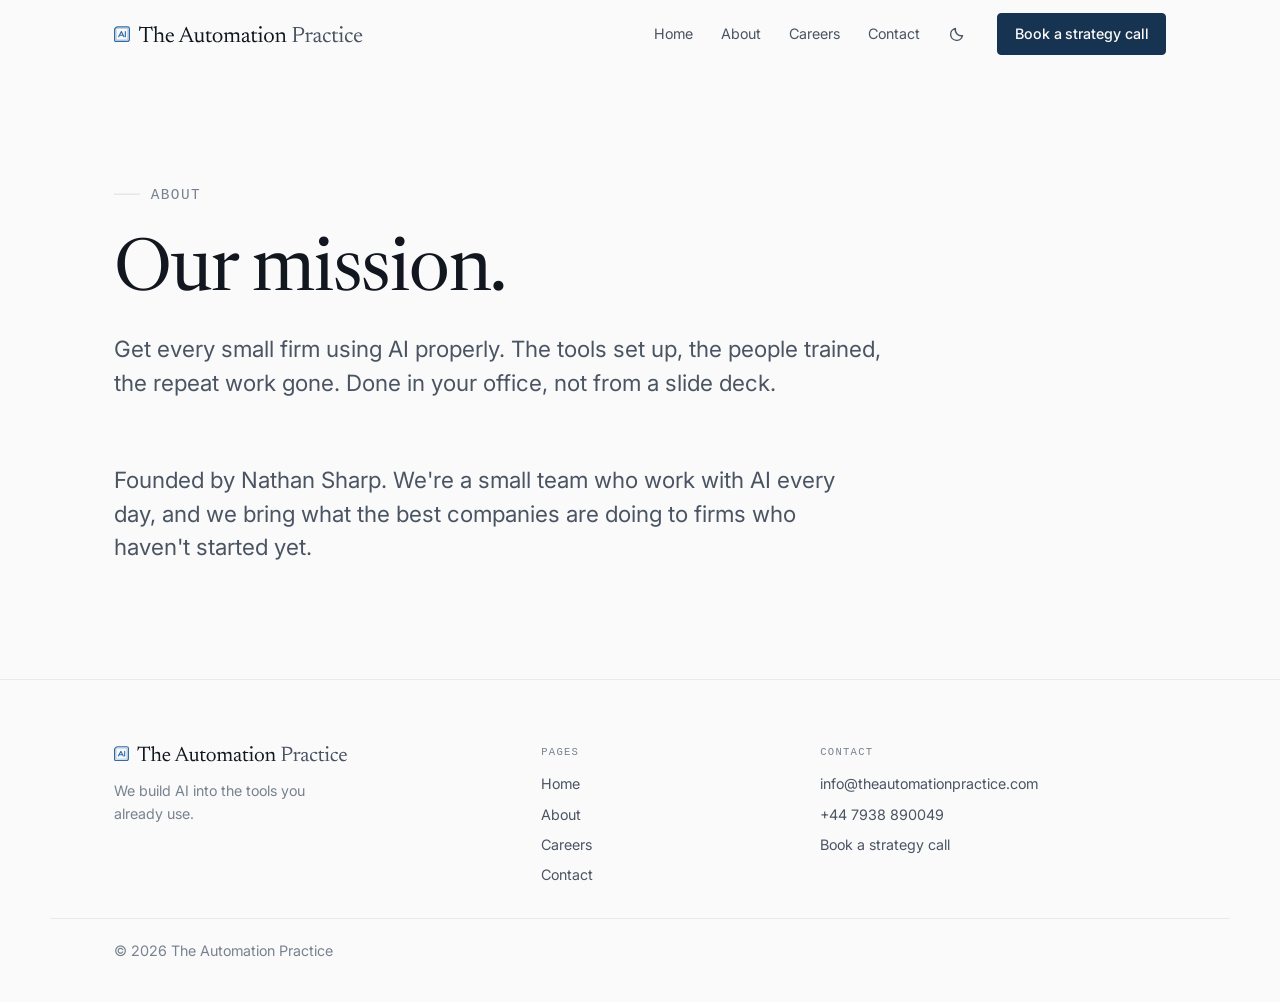
<file: about.html>
<!doctype html>
<html lang="en-GB" data-palette="slate">
<head>
<meta charset="utf-8">
<meta name="viewport" content="width=device-width, initial-scale=1, viewport-fit=cover">
<title>About · The Automation Practice</title>
<link rel="stylesheet" href="css/site.css?v=1792512812">
<link rel="stylesheet" href="css/lab.css?v=1792512812">
<link rel="icon" href="favicon.svg" type="image/svg+xml">
<link rel="preload" href="fonts/newsreader-latin.woff2" as="font" type="font/woff2" crossorigin>
<link rel="preload" href="fonts/inter-latin.woff2" as="font" type="font/woff2" crossorigin>
<script>document.documentElement.classList.add('js');</script>
</head>
<body data-hero="a">
<main id="main">
<header class="hdr" id="hdr">
  <div class="wrap hdr__in">
    <a class="brand" href="index.html" aria-label="The Automation Practice, home"><svg class="logo" aria-hidden="true"><use href="#tap-logo"/></svg></a>
    <nav class="nav" aria-label="Primary">
      <a href="index.html">Home</a>
      <a href="about.html">About</a>
      <a href="careers.html">Careers</a>
      <a href="contact.html">Contact</a>
    </nav>
    <button id="themeBtn" class="theme" aria-label="Switch between light and dark">
      <svg class="ico-moon" width="16" height="16" viewBox="0 0 16 16" fill="none" aria-hidden="true"><path d="M13.5 9.6A6 6 0 0 1 6.4 2.5a6 6 0 1 0 7.1 7.1z" stroke="currentColor" stroke-width="1.4" stroke-linejoin="round"/></svg>
      <svg class="ico-sun" width="16" height="16" viewBox="0 0 16 16" fill="none" aria-hidden="true"><circle cx="8" cy="8" r="3" stroke="currentColor" stroke-width="1.4"/><path d="M8 1.5v1.8M8 12.7v1.8M1.5 8h1.8M12.7 8h1.8M3.4 3.4l1.3 1.3M11.3 11.3l1.3 1.3M3.4 12.6l1.3-1.3M11.3 4.7l1.3-1.3" stroke="currentColor" stroke-width="1.4" stroke-linecap="round"/></svg>
    </button>
    <a class="btn btn--sm" data-cta href="#chat">Book a strategy call</a>
  </div>
</header>
<section class="section"><div class="wrap">
  <div class="section-head"><p class="eyebrow">About</p><h1>Our mission.</h1>
  <p class="lede">Get every small firm using AI properly. The tools set up, the people trained, the repeat work gone. Done in your office, not from a slide deck.</p></div>
  <p class="lede" style="margin-top:2rem;max-width:52ch">Founded by Nathan Sharp. We're a small team who work with AI every day, and we bring what the best companies are doing to firms who haven't started yet.</p>
</div></section>
<footer class="ftr ftr--full">
  <div class="wrap ftr__grid">
    <div class="ftr__brand">
      <a class="brand" href="index.html" aria-label="The Automation Practice, home"><svg class="logo" aria-hidden="true"><use href="#tap-logo"/></svg></a>
      <p>We build AI into the tools you already use.</p>
    </div>
    <div class="ftr__col"><span class="k">Pages</span><a href="index.html">Home</a><a href="about.html">About</a><a href="careers.html">Careers</a><a href="contact.html">Contact</a></div>
    <div class="ftr__col"><span class="k">Contact</span><a href="mailto:info@theautomationpractice.com">info@theautomationpractice.com</a><a href="tel:+447938890049">+44 7938 890049</a><a data-cta href="#chat">Book a strategy call</a></div>
  </div>
  <div class="wrap ftr__in">
    <span>© <span id="yr">2026</span> The Automation Practice</span>
  </div>
</footer>
</main>
<svg width="0" height="0" style="position:absolute" aria-hidden="true"><symbol id="tap-logo" viewBox="0 -12 22000 1424" overflow="visible"><g transform="scale(24.0956) translate(-2.7 -2.7)"><path d="M15.2 5H53Q59 5 59 11V51Q59 59 51 59H10Q5 59 5 54V15.2Q5 13 6.56 11.44L11.44 6.56Q13 5 15.2 5Z" fill="none" stroke="currentColor" stroke-width="4.6" stroke-linejoin="round"/><path d="M15.9 10.5H49.5Q53.5 10.5 53.5 14.5V48.0Q53.5 53.5 48.0 53.5H14.0Q10.5 53.5 10.5 50.0V15.9Q10.5 14.5 11.49 13.51L13.51 11.49Q14.5 10.5 15.9 10.5Z" fill="none" stroke="currentColor" stroke-width="1.3" stroke-linejoin="round"/><path d="M19.8 41.3 29.7 22.7l9.3 18.6M24.4 36.1h10.5M44.3 22.7v18.6" fill="none" stroke="currentColor" stroke-width="4.2" stroke-linecap="round" stroke-linejoin="round"/></g><path fill="var(--lg-a, currentColor)" d="M2729 129H2891V1322L3049 1373V1412H2570V1373L2729 1322ZM3328 161H2291L2384 142L2246 433L2201 424L2242 0H2260L2401 85L2314 69H3305L3218 85L3360 0H3378L3418 424L3373 433L3236 142Z M4042 1375 4196 1328V849Q4196 794 4173 755Q4150 715 4105 693Q4060 672 3995 672Q3916 672 3848 701Q3780 730 3754 771L3716 739Q3770 682 3817 642Q3865 603 3911 579Q3956 555 4004 544Q4052 534 4104 534Q4226 534 4285 611Q4344 689 4344 857V1328L4497 1375V1412H4042ZM3919 1412H3465V1375L3617 1328V190Q3604 175 3583 159Q3562 143 3532 127Q3501 110 3462 94V74L3754 -9H3774L3764 168V1328L3919 1375Z M4967 534Q5064 534 5136 577Q5207 620 5249 702Q5292 785 5302 904H4688L4690 837L5205 814L5137 856Q5130 783 5108 728Q5087 673 5049 642Q5010 612 4951 612Q4881 612 4828 650Q4775 689 4745 764Q4716 838 4716 946Q4716 1059 4759 1141Q4803 1223 4881 1267Q4959 1311 5063 1311Q5102 1311 5139 1301Q5176 1291 5213 1270Q5249 1250 5283 1220L5308 1247Q5257 1310 5205 1351Q5152 1393 5094 1412Q5036 1432 4968 1432Q4852 1432 4761 1375Q4670 1319 4617 1220Q4565 1122 4565 995Q4565 868 4613 763Q4662 659 4752 596Q4842 534 4967 534Z M6051 909V819H6713V909ZM6946 1320 7094 1373V1412H6601V1373L6775 1322L6311 217H6377L5943 1322L6107 1373V1412H5686V1373L5839 1321L6359 49H6406Z M7342 1129Q7342 1190 7359 1226Q7376 1262 7417 1277Q7458 1293 7529 1293Q7597 1293 7661 1267Q7725 1241 7750 1202L7788 1239Q7737 1293 7693 1330Q7649 1367 7607 1390Q7566 1412 7523 1422Q7480 1432 7431 1432Q7310 1432 7252 1355Q7195 1279 7195 1125V651L7052 592V553L7351 539L7342 649ZM7751 1428 7736 1246V651L7593 592V553L7895 539L7885 649V1273Q7894 1283 7909 1293Q7924 1302 7942 1311Q7960 1320 7979 1326Q7997 1332 8013 1335V1364L7770 1428Z M8338 1171Q8338 1238 8378 1272Q8419 1306 8494 1306Q8529 1306 8571 1299Q8612 1292 8661 1277V1324Q8601 1365 8557 1388Q8513 1411 8478 1420Q8443 1428 8408 1428Q8343 1428 8294 1404Q8245 1379 8217 1330Q8190 1281 8190 1210V688L8082 613V595Q8103 580 8125 563Q8146 547 8168 530Q8190 513 8213 495Q8235 478 8259 459Q8283 441 8307 422H8338V584ZM8280 646V554H8632L8616 646Z M9148 1356Q9224 1356 9283 1319Q9342 1282 9376 1204Q9410 1126 9410 1006Q9410 877 9377 788Q9343 700 9283 655Q9223 609 9142 609Q9066 609 9007 647Q8947 684 8913 761Q8879 839 8879 960Q8879 1088 8913 1177Q8946 1265 9007 1311Q9068 1356 9148 1356ZM9142 1432Q9016 1432 8919 1376Q8822 1320 8767 1221Q8713 1121 8713 992Q8713 860 8770 756Q8827 652 8925 593Q9023 534 9147 534Q9275 534 9371 590Q9468 646 9522 744Q9577 843 9577 973Q9577 1106 9520 1210Q9463 1313 9365 1373Q9267 1432 9142 1432Z M9977 717V1328L10122 1375V1412H9678V1375L9830 1328V731Q9814 715 9782 698Q9750 682 9682 660V635L9928 533H9948ZM10516 774V1328L10660 1375V1412H10223V1375L10368 1328V835Q10368 780 10345 744Q10321 708 10280 690Q10238 672 10184 672Q10115 672 10052 698Q9988 723 9963 763L9927 726Q9978 673 10023 636Q10067 599 10110 577Q10153 554 10197 544Q10241 534 10291 534Q10373 534 10422 569Q10471 603 10493 658Q10516 713 10516 774ZM11054 831V1328L11208 1375V1412H10762V1375L10907 1328V835Q10907 779 10883 744Q10860 708 10818 690Q10777 672 10722 672Q10654 672 10590 698Q10527 723 10502 763L10466 726Q10517 673 10561 636Q10606 599 10649 577Q10692 554 10736 544Q10780 534 10830 534Q10950 534 11002 611Q11054 688 11054 831Z M11807 864 11823 933Q11704 961 11628 989Q11553 1017 11511 1046Q11469 1076 11452 1109Q11436 1142 11436 1181Q11436 1250 11476 1286Q11517 1322 11576 1322Q11623 1322 11662 1298Q11701 1274 11725 1235Q11749 1196 11749 1150V787Q11749 714 11711 670Q11674 627 11588 627Q11557 627 11518 636Q11478 646 11442 665L11493 619Q11490 647 11484 676Q11479 704 11471 726Q11464 749 11452 761Q11437 778 11413 786Q11388 794 11364 794Q11333 794 11315 779Q11297 765 11297 743Q11297 711 11328 676Q11359 642 11410 611Q11460 580 11523 561Q11585 542 11649 542Q11737 542 11792 569Q11846 596 11871 648Q11896 699 11896 775V1237Q11896 1268 11905 1288Q11914 1309 11932 1319Q11949 1330 11975 1330Q11998 1330 12025 1320Q12052 1311 12077 1296V1341Q12035 1388 11989 1409Q11943 1430 11904 1430Q11855 1430 11821 1408Q11786 1387 11768 1346Q11750 1305 11750 1249L11756 1240Q11743 1296 11707 1339Q11672 1383 11622 1407Q11573 1432 11516 1432Q11415 1432 11350 1376Q11284 1319 11284 1213Q11284 1157 11306 1111Q11329 1065 11386 1024Q11444 983 11546 944Q11648 905 11807 864Z M12355 1171Q12355 1238 12395 1272Q12436 1306 12511 1306Q12546 1306 12588 1299Q12629 1292 12678 1277V1324Q12618 1365 12574 1388Q12530 1411 12495 1420Q12460 1428 12425 1428Q12360 1428 12311 1404Q12262 1379 12234 1330Q12207 1281 12207 1210V688L12099 613V595Q12120 580 12142 563Q12163 547 12185 530Q12207 513 12230 495Q12252 478 12276 459Q12300 441 12324 422H12355V584ZM12297 646V554H12649L12633 646Z M12936 230Q12883 230 12849 195Q12815 161 12815 110Q12815 60 12849 26Q12883 -9 12936 -9Q12989 -9 13023 26Q13056 60 13056 110Q13056 161 13023 195Q12989 230 12936 230ZM13026 533 13020 696V1328L13175 1375V1412H12721V1375L12873 1328V720Q12862 708 12838 693Q12815 679 12785 665Q12756 651 12725 641V611L13008 533Z M13690 1356Q13766 1356 13825 1319Q13884 1282 13918 1204Q13952 1126 13952 1006Q13952 877 13919 788Q13885 700 13825 655Q13765 609 13684 609Q13608 609 13549 647Q13489 684 13455 761Q13421 839 13421 960Q13421 1088 13455 1177Q13488 1265 13549 1311Q13610 1356 13690 1356ZM13684 1432Q13558 1432 13461 1376Q13364 1320 13309 1221Q13255 1121 13255 992Q13255 860 13312 756Q13369 652 13467 593Q13565 534 13689 534Q13817 534 13913 590Q14010 646 14064 744Q14119 843 14119 973Q14119 1106 14062 1210Q14005 1313 13907 1373Q13809 1432 13684 1432Z M14519 717V1328L14673 1375V1412H14220V1375L14372 1328V731Q14356 715 14324 698Q14292 682 14224 660V635L14470 533H14490ZM14797 1375 14951 1328V849Q14951 794 14928 755Q14905 715 14860 693Q14815 672 14749 672Q14670 672 14603 701Q14535 730 14508 771L14470 739Q14524 682 14572 642Q14620 603 14666 579Q14711 555 14759 544Q14806 534 14859 534Q14981 534 15040 611Q15099 689 15099 857V1328L15252 1375V1412H14797Z"/><path fill="var(--lg-b, currentColor)" d="M16629 447Q16629 356 16589 292Q16549 228 16458 195Q16367 161 16211 161H15922L15935 69H16301Q16480 69 16590 117Q16699 166 16750 249Q16800 332 16800 435Q16800 541 16748 630Q16696 720 16586 773Q16476 827 16301 827H15935L15922 734H16323Q16410 734 16479 701Q16548 669 16589 605Q16629 541 16629 447ZM16071 69V1322L16230 1373V1412H15750V1373L15909 1322V159L15750 107V69Z M17464 540Q17515 540 17538 564Q17561 589 17561 628Q17561 673 17532 701Q17502 728 17452 728Q17430 728 17408 720Q17385 712 17361 704Q17336 696 17307 696Q17284 696 17256 702Q17228 709 17201 721Q17174 734 17154 750L17133 715Q17193 669 17242 637Q17292 604 17333 583Q17373 561 17406 551Q17439 540 17464 540ZM17173 717V1328L17328 1375V1412H16874V1375L17026 1328V731Q17013 717 16992 706Q16972 695 16943 684Q16915 672 16878 660V635L17143 533H17163Z M18135 864 18151 933Q18032 961 17956 989Q17881 1017 17839 1046Q17797 1076 17780 1109Q17764 1142 17764 1181Q17764 1250 17804 1286Q17845 1322 17904 1322Q17951 1322 17990 1298Q18029 1274 18053 1235Q18077 1196 18077 1150V787Q18077 714 18039 670Q18002 627 17916 627Q17885 627 17846 636Q17806 646 17770 665L17821 619Q17818 647 17812 676Q17807 704 17799 726Q17792 749 17780 761Q17765 778 17741 786Q17716 794 17692 794Q17661 794 17643 779Q17625 765 17625 743Q17625 711 17656 676Q17687 642 17738 611Q17788 580 17851 561Q17913 542 17977 542Q18065 542 18120 569Q18174 596 18199 648Q18224 699 18224 775V1237Q18224 1268 18233 1288Q18242 1309 18260 1319Q18277 1330 18303 1330Q18326 1330 18353 1320Q18380 1311 18405 1296V1341Q18363 1388 18317 1409Q18271 1430 18232 1430Q18183 1430 18149 1408Q18114 1387 18096 1346Q18078 1305 18078 1249L18084 1240Q18071 1296 18035 1339Q18000 1383 17950 1407Q17901 1432 17844 1432Q17743 1432 17678 1376Q17612 1319 17612 1213Q17612 1157 17634 1111Q17657 1065 17714 1024Q17772 983 17874 944Q17976 905 18135 864Z M18922 534Q19004 534 19053 552Q19102 571 19124 598Q19146 625 19146 652Q19146 680 19134 701Q19123 722 19102 733Q19081 745 19054 745Q19025 745 19003 732Q18980 719 18960 701Q18940 682 18921 663Q18901 644 18877 631Q18854 618 18824 618Q18769 618 18717 651Q18665 684 18632 752Q18599 820 18599 923Q18599 1043 18639 1130Q18679 1217 18752 1264Q18825 1311 18925 1311Q18980 1311 19034 1288Q19087 1264 19136 1220L19160 1247Q19111 1310 19061 1351Q19011 1393 18954 1412Q18898 1432 18832 1432Q18720 1432 18633 1376Q18547 1321 18498 1225Q18449 1128 18449 1007Q18449 911 18480 825Q18512 740 18572 674Q18631 609 18720 571Q18808 534 18922 534Z M19491 1171Q19491 1238 19531 1272Q19572 1306 19647 1306Q19682 1306 19724 1299Q19765 1292 19814 1277V1324Q19754 1365 19710 1388Q19666 1411 19631 1420Q19596 1428 19561 1428Q19496 1428 19447 1404Q19398 1379 19370 1330Q19343 1281 19343 1210V688L19235 613V595Q19256 580 19278 563Q19299 547 19321 530Q19343 513 19366 495Q19388 478 19412 459Q19436 441 19460 422H19491V584ZM19433 646V554H19785L19769 646Z M20072 230Q20019 230 19985 195Q19951 161 19951 110Q19951 60 19985 26Q20019 -9 20072 -9Q20125 -9 20159 26Q20192 60 20192 110Q20192 161 20159 195Q20125 230 20072 230ZM20162 533 20156 696V1328L20311 1375V1412H19857V1375L20009 1328V720Q19998 708 19974 693Q19951 679 19921 665Q19892 651 19861 641V611L20144 533Z M20864 534Q20946 534 20995 552Q21044 571 21066 598Q21088 625 21088 652Q21088 680 21076 701Q21065 722 21044 733Q21023 745 20996 745Q20967 745 20945 732Q20922 719 20902 701Q20882 682 20863 663Q20843 644 20819 631Q20796 618 20766 618Q20711 618 20659 651Q20607 684 20574 752Q20541 820 20541 923Q20541 1043 20581 1130Q20621 1217 20694 1264Q20767 1311 20867 1311Q20922 1311 20976 1288Q21029 1264 21078 1220L21102 1247Q21053 1310 21003 1351Q20953 1393 20896 1412Q20840 1432 20774 1432Q20662 1432 20575 1376Q20489 1321 20440 1225Q20391 1128 20391 1007Q20391 911 20422 825Q20454 740 20514 674Q20573 609 20662 571Q20750 534 20864 534Z M21594 534Q21691 534 21763 577Q21834 620 21876 702Q21919 785 21929 904H21315L21317 837L21832 814L21764 856Q21757 783 21735 728Q21714 673 21676 642Q21637 612 21578 612Q21508 612 21455 650Q21402 689 21372 764Q21343 838 21343 946Q21343 1059 21386 1141Q21430 1223 21508 1267Q21586 1311 21690 1311Q21729 1311 21766 1301Q21803 1291 21840 1270Q21876 1250 21910 1220L21935 1247Q21884 1310 21832 1351Q21779 1393 21721 1412Q21663 1432 21595 1432Q21479 1432 21388 1375Q21297 1319 21244 1220Q21192 1122 21192 995Q21192 868 21240 763Q21289 659 21379 596Q21469 534 21594 534Z"/></symbol></svg>
<script src="js/diagrams.js?v=1792512812"></script>
<script src="js/site.js?v=1792512812"></script>
<script src="js/lab.js?v=1792512812"></script>
<script src="js/orb.js?v=1792512812"></script>
</body>
</html>
</file>
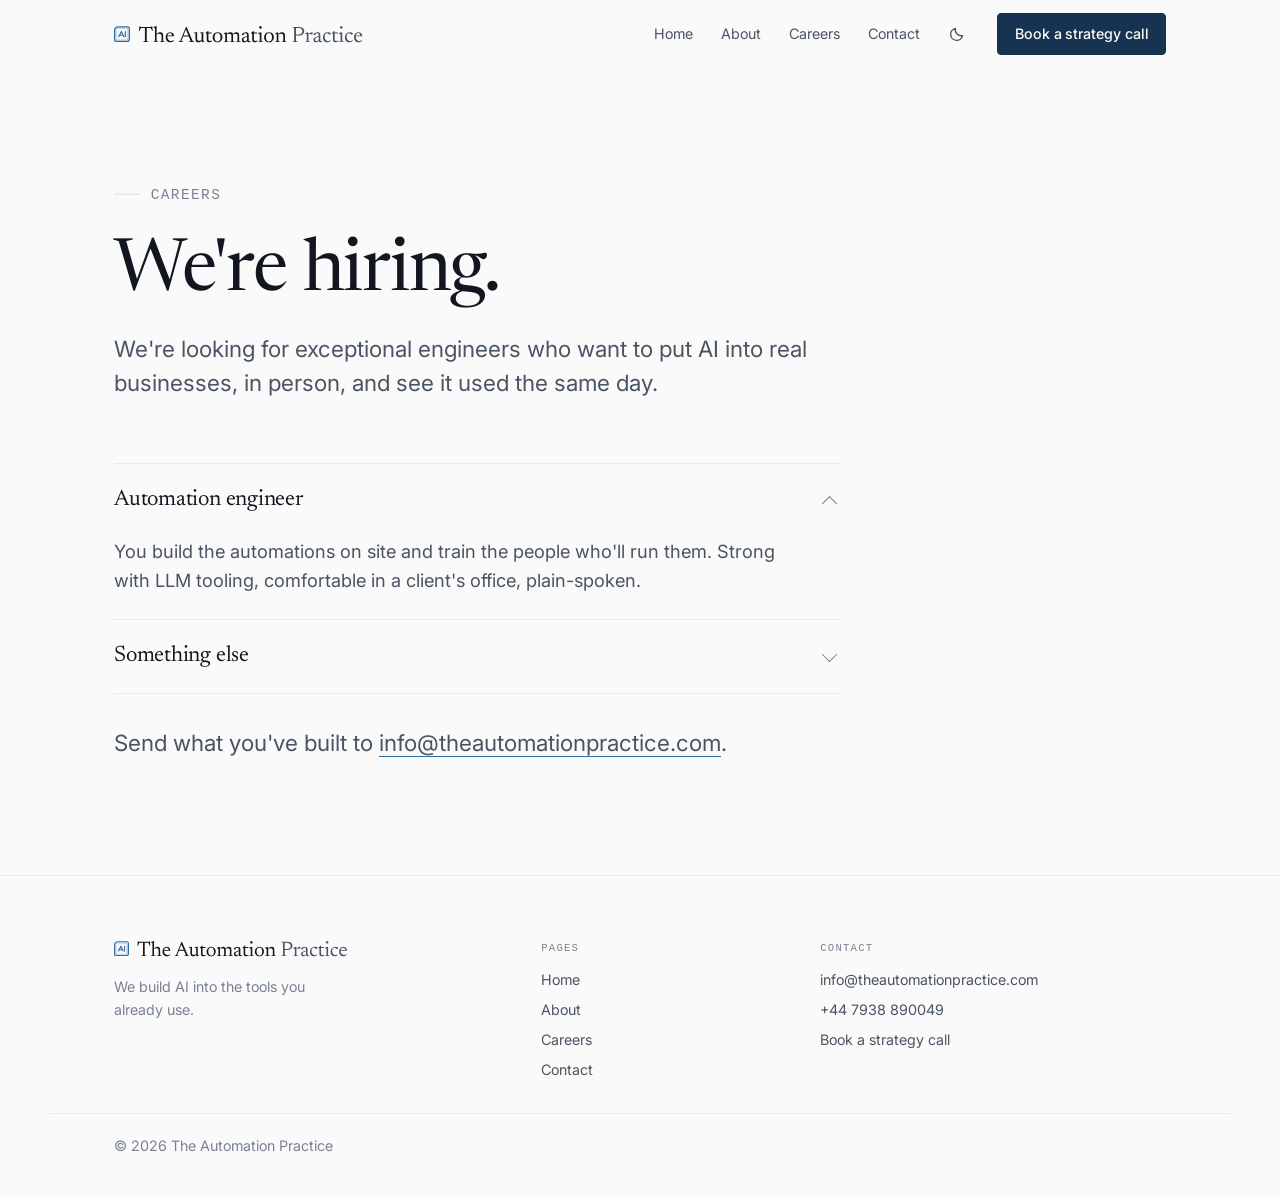
<file: careers.html>
<!doctype html>
<html lang="en-GB" data-palette="slate">
<head>
<meta charset="utf-8">
<meta name="viewport" content="width=device-width, initial-scale=1, viewport-fit=cover">
<title>Careers · The Automation Practice</title>
<link rel="stylesheet" href="css/site.css?v=1792512812">
<link rel="stylesheet" href="css/lab.css?v=1792512812">
<link rel="icon" href="favicon.svg" type="image/svg+xml">
<link rel="preload" href="fonts/newsreader-latin.woff2" as="font" type="font/woff2" crossorigin>
<link rel="preload" href="fonts/inter-latin.woff2" as="font" type="font/woff2" crossorigin>
<script>document.documentElement.classList.add('js');</script>
</head>
<body data-hero="a">
<main id="main">
<header class="hdr" id="hdr">
  <div class="wrap hdr__in">
    <a class="brand" href="index.html" aria-label="The Automation Practice, home"><svg class="logo" aria-hidden="true"><use href="#tap-logo"/></svg></a>
    <nav class="nav" aria-label="Primary">
      <a href="index.html">Home</a>
      <a href="about.html">About</a>
      <a href="careers.html">Careers</a>
      <a href="contact.html">Contact</a>
    </nav>
    <button id="themeBtn" class="theme" aria-label="Switch between light and dark">
      <svg class="ico-moon" width="16" height="16" viewBox="0 0 16 16" fill="none" aria-hidden="true"><path d="M13.5 9.6A6 6 0 0 1 6.4 2.5a6 6 0 1 0 7.1 7.1z" stroke="currentColor" stroke-width="1.4" stroke-linejoin="round"/></svg>
      <svg class="ico-sun" width="16" height="16" viewBox="0 0 16 16" fill="none" aria-hidden="true"><circle cx="8" cy="8" r="3" stroke="currentColor" stroke-width="1.4"/><path d="M8 1.5v1.8M8 12.7v1.8M1.5 8h1.8M12.7 8h1.8M3.4 3.4l1.3 1.3M11.3 11.3l1.3 1.3M3.4 12.6l1.3-1.3M11.3 4.7l1.3-1.3" stroke="currentColor" stroke-width="1.4" stroke-linecap="round"/></svg>
    </button>
    <a class="btn btn--sm" data-cta href="#chat">Book a strategy call</a>
  </div>
</header>
<section class="section"><div class="wrap">
  <div class="section-head"><p class="eyebrow">Careers</p><h1>We're hiring.</h1>
  <p class="lede">We're looking for exceptional engineers who want to put AI into real businesses, in person, and see it used the same day.</p></div>
  <div class="faq" style="margin-top:2rem;max-width:66ch">
    <details open><summary>Automation engineer</summary><div class="ans"><p>You build the automations on site and train the people who'll run them. Strong with LLM tooling, comfortable in a client's office, plain-spoken.</p></div></details>
    <details><summary>Something else</summary><div class="ans"><p>If you're exceptional and don't fit the box, tell us what you've built.</p></div></details>
  </div>
  <p class="lede" style="margin-top:2rem">Send what you've built to <a class="link" href="mailto:info@theautomationpractice.com">info@theautomationpractice.com</a>.</p>
</div></section>
<footer class="ftr ftr--full">
  <div class="wrap ftr__grid">
    <div class="ftr__brand">
      <a class="brand" href="index.html" aria-label="The Automation Practice, home"><svg class="logo" aria-hidden="true"><use href="#tap-logo"/></svg></a>
      <p>We build AI into the tools you already use.</p>
    </div>
    <div class="ftr__col"><span class="k">Pages</span><a href="index.html">Home</a><a href="about.html">About</a><a href="careers.html">Careers</a><a href="contact.html">Contact</a></div>
    <div class="ftr__col"><span class="k">Contact</span><a href="mailto:info@theautomationpractice.com">info@theautomationpractice.com</a><a href="tel:+447938890049">+44 7938 890049</a><a data-cta href="#chat">Book a strategy call</a></div>
  </div>
  <div class="wrap ftr__in">
    <span>© <span id="yr">2026</span> The Automation Practice</span>
  </div>
</footer>
</main>
<svg width="0" height="0" style="position:absolute" aria-hidden="true"><symbol id="tap-logo" viewBox="0 -12 22000 1424" overflow="visible"><g transform="scale(24.0956) translate(-2.7 -2.7)"><path d="M15.2 5H53Q59 5 59 11V51Q59 59 51 59H10Q5 59 5 54V15.2Q5 13 6.56 11.44L11.44 6.56Q13 5 15.2 5Z" fill="none" stroke="currentColor" stroke-width="4.6" stroke-linejoin="round"/><path d="M15.9 10.5H49.5Q53.5 10.5 53.5 14.5V48.0Q53.5 53.5 48.0 53.5H14.0Q10.5 53.5 10.5 50.0V15.9Q10.5 14.5 11.49 13.51L13.51 11.49Q14.5 10.5 15.9 10.5Z" fill="none" stroke="currentColor" stroke-width="1.3" stroke-linejoin="round"/><path d="M19.8 41.3 29.7 22.7l9.3 18.6M24.4 36.1h10.5M44.3 22.7v18.6" fill="none" stroke="currentColor" stroke-width="4.2" stroke-linecap="round" stroke-linejoin="round"/></g><path fill="var(--lg-a, currentColor)" d="M2729 129H2891V1322L3049 1373V1412H2570V1373L2729 1322ZM3328 161H2291L2384 142L2246 433L2201 424L2242 0H2260L2401 85L2314 69H3305L3218 85L3360 0H3378L3418 424L3373 433L3236 142Z M4042 1375 4196 1328V849Q4196 794 4173 755Q4150 715 4105 693Q4060 672 3995 672Q3916 672 3848 701Q3780 730 3754 771L3716 739Q3770 682 3817 642Q3865 603 3911 579Q3956 555 4004 544Q4052 534 4104 534Q4226 534 4285 611Q4344 689 4344 857V1328L4497 1375V1412H4042ZM3919 1412H3465V1375L3617 1328V190Q3604 175 3583 159Q3562 143 3532 127Q3501 110 3462 94V74L3754 -9H3774L3764 168V1328L3919 1375Z M4967 534Q5064 534 5136 577Q5207 620 5249 702Q5292 785 5302 904H4688L4690 837L5205 814L5137 856Q5130 783 5108 728Q5087 673 5049 642Q5010 612 4951 612Q4881 612 4828 650Q4775 689 4745 764Q4716 838 4716 946Q4716 1059 4759 1141Q4803 1223 4881 1267Q4959 1311 5063 1311Q5102 1311 5139 1301Q5176 1291 5213 1270Q5249 1250 5283 1220L5308 1247Q5257 1310 5205 1351Q5152 1393 5094 1412Q5036 1432 4968 1432Q4852 1432 4761 1375Q4670 1319 4617 1220Q4565 1122 4565 995Q4565 868 4613 763Q4662 659 4752 596Q4842 534 4967 534Z M6051 909V819H6713V909ZM6946 1320 7094 1373V1412H6601V1373L6775 1322L6311 217H6377L5943 1322L6107 1373V1412H5686V1373L5839 1321L6359 49H6406Z M7342 1129Q7342 1190 7359 1226Q7376 1262 7417 1277Q7458 1293 7529 1293Q7597 1293 7661 1267Q7725 1241 7750 1202L7788 1239Q7737 1293 7693 1330Q7649 1367 7607 1390Q7566 1412 7523 1422Q7480 1432 7431 1432Q7310 1432 7252 1355Q7195 1279 7195 1125V651L7052 592V553L7351 539L7342 649ZM7751 1428 7736 1246V651L7593 592V553L7895 539L7885 649V1273Q7894 1283 7909 1293Q7924 1302 7942 1311Q7960 1320 7979 1326Q7997 1332 8013 1335V1364L7770 1428Z M8338 1171Q8338 1238 8378 1272Q8419 1306 8494 1306Q8529 1306 8571 1299Q8612 1292 8661 1277V1324Q8601 1365 8557 1388Q8513 1411 8478 1420Q8443 1428 8408 1428Q8343 1428 8294 1404Q8245 1379 8217 1330Q8190 1281 8190 1210V688L8082 613V595Q8103 580 8125 563Q8146 547 8168 530Q8190 513 8213 495Q8235 478 8259 459Q8283 441 8307 422H8338V584ZM8280 646V554H8632L8616 646Z M9148 1356Q9224 1356 9283 1319Q9342 1282 9376 1204Q9410 1126 9410 1006Q9410 877 9377 788Q9343 700 9283 655Q9223 609 9142 609Q9066 609 9007 647Q8947 684 8913 761Q8879 839 8879 960Q8879 1088 8913 1177Q8946 1265 9007 1311Q9068 1356 9148 1356ZM9142 1432Q9016 1432 8919 1376Q8822 1320 8767 1221Q8713 1121 8713 992Q8713 860 8770 756Q8827 652 8925 593Q9023 534 9147 534Q9275 534 9371 590Q9468 646 9522 744Q9577 843 9577 973Q9577 1106 9520 1210Q9463 1313 9365 1373Q9267 1432 9142 1432Z M9977 717V1328L10122 1375V1412H9678V1375L9830 1328V731Q9814 715 9782 698Q9750 682 9682 660V635L9928 533H9948ZM10516 774V1328L10660 1375V1412H10223V1375L10368 1328V835Q10368 780 10345 744Q10321 708 10280 690Q10238 672 10184 672Q10115 672 10052 698Q9988 723 9963 763L9927 726Q9978 673 10023 636Q10067 599 10110 577Q10153 554 10197 544Q10241 534 10291 534Q10373 534 10422 569Q10471 603 10493 658Q10516 713 10516 774ZM11054 831V1328L11208 1375V1412H10762V1375L10907 1328V835Q10907 779 10883 744Q10860 708 10818 690Q10777 672 10722 672Q10654 672 10590 698Q10527 723 10502 763L10466 726Q10517 673 10561 636Q10606 599 10649 577Q10692 554 10736 544Q10780 534 10830 534Q10950 534 11002 611Q11054 688 11054 831Z M11807 864 11823 933Q11704 961 11628 989Q11553 1017 11511 1046Q11469 1076 11452 1109Q11436 1142 11436 1181Q11436 1250 11476 1286Q11517 1322 11576 1322Q11623 1322 11662 1298Q11701 1274 11725 1235Q11749 1196 11749 1150V787Q11749 714 11711 670Q11674 627 11588 627Q11557 627 11518 636Q11478 646 11442 665L11493 619Q11490 647 11484 676Q11479 704 11471 726Q11464 749 11452 761Q11437 778 11413 786Q11388 794 11364 794Q11333 794 11315 779Q11297 765 11297 743Q11297 711 11328 676Q11359 642 11410 611Q11460 580 11523 561Q11585 542 11649 542Q11737 542 11792 569Q11846 596 11871 648Q11896 699 11896 775V1237Q11896 1268 11905 1288Q11914 1309 11932 1319Q11949 1330 11975 1330Q11998 1330 12025 1320Q12052 1311 12077 1296V1341Q12035 1388 11989 1409Q11943 1430 11904 1430Q11855 1430 11821 1408Q11786 1387 11768 1346Q11750 1305 11750 1249L11756 1240Q11743 1296 11707 1339Q11672 1383 11622 1407Q11573 1432 11516 1432Q11415 1432 11350 1376Q11284 1319 11284 1213Q11284 1157 11306 1111Q11329 1065 11386 1024Q11444 983 11546 944Q11648 905 11807 864Z M12355 1171Q12355 1238 12395 1272Q12436 1306 12511 1306Q12546 1306 12588 1299Q12629 1292 12678 1277V1324Q12618 1365 12574 1388Q12530 1411 12495 1420Q12460 1428 12425 1428Q12360 1428 12311 1404Q12262 1379 12234 1330Q12207 1281 12207 1210V688L12099 613V595Q12120 580 12142 563Q12163 547 12185 530Q12207 513 12230 495Q12252 478 12276 459Q12300 441 12324 422H12355V584ZM12297 646V554H12649L12633 646Z M12936 230Q12883 230 12849 195Q12815 161 12815 110Q12815 60 12849 26Q12883 -9 12936 -9Q12989 -9 13023 26Q13056 60 13056 110Q13056 161 13023 195Q12989 230 12936 230ZM13026 533 13020 696V1328L13175 1375V1412H12721V1375L12873 1328V720Q12862 708 12838 693Q12815 679 12785 665Q12756 651 12725 641V611L13008 533Z M13690 1356Q13766 1356 13825 1319Q13884 1282 13918 1204Q13952 1126 13952 1006Q13952 877 13919 788Q13885 700 13825 655Q13765 609 13684 609Q13608 609 13549 647Q13489 684 13455 761Q13421 839 13421 960Q13421 1088 13455 1177Q13488 1265 13549 1311Q13610 1356 13690 1356ZM13684 1432Q13558 1432 13461 1376Q13364 1320 13309 1221Q13255 1121 13255 992Q13255 860 13312 756Q13369 652 13467 593Q13565 534 13689 534Q13817 534 13913 590Q14010 646 14064 744Q14119 843 14119 973Q14119 1106 14062 1210Q14005 1313 13907 1373Q13809 1432 13684 1432Z M14519 717V1328L14673 1375V1412H14220V1375L14372 1328V731Q14356 715 14324 698Q14292 682 14224 660V635L14470 533H14490ZM14797 1375 14951 1328V849Q14951 794 14928 755Q14905 715 14860 693Q14815 672 14749 672Q14670 672 14603 701Q14535 730 14508 771L14470 739Q14524 682 14572 642Q14620 603 14666 579Q14711 555 14759 544Q14806 534 14859 534Q14981 534 15040 611Q15099 689 15099 857V1328L15252 1375V1412H14797Z"/><path fill="var(--lg-b, currentColor)" d="M16629 447Q16629 356 16589 292Q16549 228 16458 195Q16367 161 16211 161H15922L15935 69H16301Q16480 69 16590 117Q16699 166 16750 249Q16800 332 16800 435Q16800 541 16748 630Q16696 720 16586 773Q16476 827 16301 827H15935L15922 734H16323Q16410 734 16479 701Q16548 669 16589 605Q16629 541 16629 447ZM16071 69V1322L16230 1373V1412H15750V1373L15909 1322V159L15750 107V69Z M17464 540Q17515 540 17538 564Q17561 589 17561 628Q17561 673 17532 701Q17502 728 17452 728Q17430 728 17408 720Q17385 712 17361 704Q17336 696 17307 696Q17284 696 17256 702Q17228 709 17201 721Q17174 734 17154 750L17133 715Q17193 669 17242 637Q17292 604 17333 583Q17373 561 17406 551Q17439 540 17464 540ZM17173 717V1328L17328 1375V1412H16874V1375L17026 1328V731Q17013 717 16992 706Q16972 695 16943 684Q16915 672 16878 660V635L17143 533H17163Z M18135 864 18151 933Q18032 961 17956 989Q17881 1017 17839 1046Q17797 1076 17780 1109Q17764 1142 17764 1181Q17764 1250 17804 1286Q17845 1322 17904 1322Q17951 1322 17990 1298Q18029 1274 18053 1235Q18077 1196 18077 1150V787Q18077 714 18039 670Q18002 627 17916 627Q17885 627 17846 636Q17806 646 17770 665L17821 619Q17818 647 17812 676Q17807 704 17799 726Q17792 749 17780 761Q17765 778 17741 786Q17716 794 17692 794Q17661 794 17643 779Q17625 765 17625 743Q17625 711 17656 676Q17687 642 17738 611Q17788 580 17851 561Q17913 542 17977 542Q18065 542 18120 569Q18174 596 18199 648Q18224 699 18224 775V1237Q18224 1268 18233 1288Q18242 1309 18260 1319Q18277 1330 18303 1330Q18326 1330 18353 1320Q18380 1311 18405 1296V1341Q18363 1388 18317 1409Q18271 1430 18232 1430Q18183 1430 18149 1408Q18114 1387 18096 1346Q18078 1305 18078 1249L18084 1240Q18071 1296 18035 1339Q18000 1383 17950 1407Q17901 1432 17844 1432Q17743 1432 17678 1376Q17612 1319 17612 1213Q17612 1157 17634 1111Q17657 1065 17714 1024Q17772 983 17874 944Q17976 905 18135 864Z M18922 534Q19004 534 19053 552Q19102 571 19124 598Q19146 625 19146 652Q19146 680 19134 701Q19123 722 19102 733Q19081 745 19054 745Q19025 745 19003 732Q18980 719 18960 701Q18940 682 18921 663Q18901 644 18877 631Q18854 618 18824 618Q18769 618 18717 651Q18665 684 18632 752Q18599 820 18599 923Q18599 1043 18639 1130Q18679 1217 18752 1264Q18825 1311 18925 1311Q18980 1311 19034 1288Q19087 1264 19136 1220L19160 1247Q19111 1310 19061 1351Q19011 1393 18954 1412Q18898 1432 18832 1432Q18720 1432 18633 1376Q18547 1321 18498 1225Q18449 1128 18449 1007Q18449 911 18480 825Q18512 740 18572 674Q18631 609 18720 571Q18808 534 18922 534Z M19491 1171Q19491 1238 19531 1272Q19572 1306 19647 1306Q19682 1306 19724 1299Q19765 1292 19814 1277V1324Q19754 1365 19710 1388Q19666 1411 19631 1420Q19596 1428 19561 1428Q19496 1428 19447 1404Q19398 1379 19370 1330Q19343 1281 19343 1210V688L19235 613V595Q19256 580 19278 563Q19299 547 19321 530Q19343 513 19366 495Q19388 478 19412 459Q19436 441 19460 422H19491V584ZM19433 646V554H19785L19769 646Z M20072 230Q20019 230 19985 195Q19951 161 19951 110Q19951 60 19985 26Q20019 -9 20072 -9Q20125 -9 20159 26Q20192 60 20192 110Q20192 161 20159 195Q20125 230 20072 230ZM20162 533 20156 696V1328L20311 1375V1412H19857V1375L20009 1328V720Q19998 708 19974 693Q19951 679 19921 665Q19892 651 19861 641V611L20144 533Z M20864 534Q20946 534 20995 552Q21044 571 21066 598Q21088 625 21088 652Q21088 680 21076 701Q21065 722 21044 733Q21023 745 20996 745Q20967 745 20945 732Q20922 719 20902 701Q20882 682 20863 663Q20843 644 20819 631Q20796 618 20766 618Q20711 618 20659 651Q20607 684 20574 752Q20541 820 20541 923Q20541 1043 20581 1130Q20621 1217 20694 1264Q20767 1311 20867 1311Q20922 1311 20976 1288Q21029 1264 21078 1220L21102 1247Q21053 1310 21003 1351Q20953 1393 20896 1412Q20840 1432 20774 1432Q20662 1432 20575 1376Q20489 1321 20440 1225Q20391 1128 20391 1007Q20391 911 20422 825Q20454 740 20514 674Q20573 609 20662 571Q20750 534 20864 534Z M21594 534Q21691 534 21763 577Q21834 620 21876 702Q21919 785 21929 904H21315L21317 837L21832 814L21764 856Q21757 783 21735 728Q21714 673 21676 642Q21637 612 21578 612Q21508 612 21455 650Q21402 689 21372 764Q21343 838 21343 946Q21343 1059 21386 1141Q21430 1223 21508 1267Q21586 1311 21690 1311Q21729 1311 21766 1301Q21803 1291 21840 1270Q21876 1250 21910 1220L21935 1247Q21884 1310 21832 1351Q21779 1393 21721 1412Q21663 1432 21595 1432Q21479 1432 21388 1375Q21297 1319 21244 1220Q21192 1122 21192 995Q21192 868 21240 763Q21289 659 21379 596Q21469 534 21594 534Z"/></symbol></svg>
<script src="js/diagrams.js?v=1792512812"></script>
<script src="js/site.js?v=1792512812"></script>
<script src="js/lab.js?v=1792512812"></script>
<script src="js/orb.js?v=1792512812"></script>
</body>
</html>
</file>
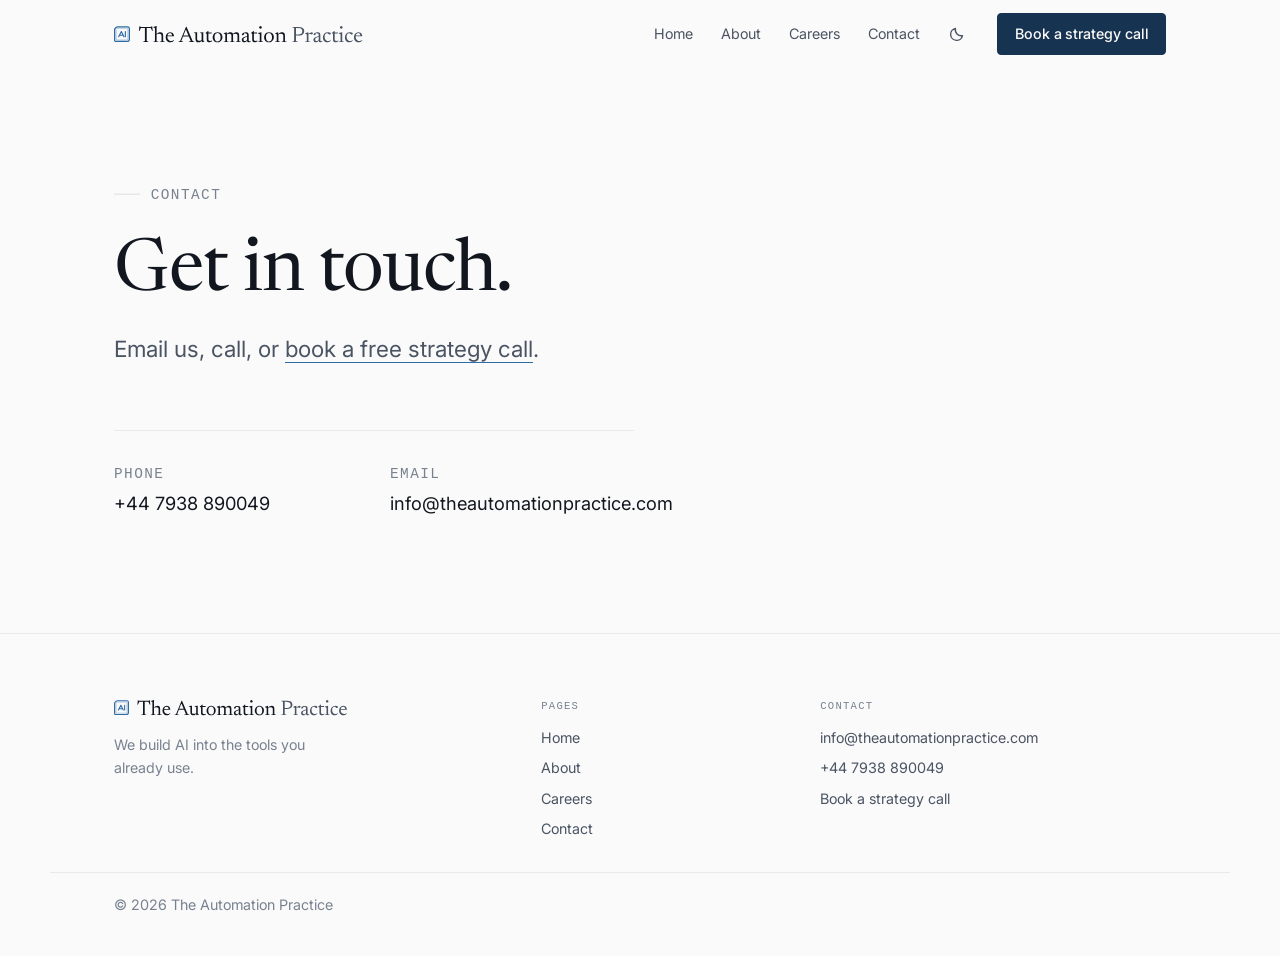
<file: contact.html>
<!doctype html>
<html lang="en-GB" data-palette="slate">
<head>
<meta charset="utf-8">
<meta name="viewport" content="width=device-width, initial-scale=1, viewport-fit=cover">
<title>Contact · The Automation Practice</title>
<link rel="stylesheet" href="css/site.css?v=1792512812">
<link rel="stylesheet" href="css/lab.css?v=1792512812">
<link rel="icon" href="favicon.svg" type="image/svg+xml">
<link rel="preload" href="fonts/newsreader-latin.woff2" as="font" type="font/woff2" crossorigin>
<link rel="preload" href="fonts/inter-latin.woff2" as="font" type="font/woff2" crossorigin>
<script>document.documentElement.classList.add('js');</script>
</head>
<body data-hero="a">
<main id="main">
<header class="hdr" id="hdr">
  <div class="wrap hdr__in">
    <a class="brand" href="index.html" aria-label="The Automation Practice, home"><svg class="logo" aria-hidden="true"><use href="#tap-logo"/></svg></a>
    <nav class="nav" aria-label="Primary">
      <a href="index.html">Home</a>
      <a href="about.html">About</a>
      <a href="careers.html">Careers</a>
      <a href="contact.html">Contact</a>
    </nav>
    <button id="themeBtn" class="theme" aria-label="Switch between light and dark">
      <svg class="ico-moon" width="16" height="16" viewBox="0 0 16 16" fill="none" aria-hidden="true"><path d="M13.5 9.6A6 6 0 0 1 6.4 2.5a6 6 0 1 0 7.1 7.1z" stroke="currentColor" stroke-width="1.4" stroke-linejoin="round"/></svg>
      <svg class="ico-sun" width="16" height="16" viewBox="0 0 16 16" fill="none" aria-hidden="true"><circle cx="8" cy="8" r="3" stroke="currentColor" stroke-width="1.4"/><path d="M8 1.5v1.8M8 12.7v1.8M1.5 8h1.8M12.7 8h1.8M3.4 3.4l1.3 1.3M11.3 11.3l1.3 1.3M3.4 12.6l1.3-1.3M11.3 4.7l1.3-1.3" stroke="currentColor" stroke-width="1.4" stroke-linecap="round"/></svg>
    </button>
    <a class="btn btn--sm" data-cta href="#chat">Book a strategy call</a>
  </div>
</header>
<section class="section"><div class="wrap">
  <div class="section-head"><p class="eyebrow">Contact</p><h1>Get in touch.</h1>
  <p class="lede">Email us, call, or <a class="link" data-cta href="#chat">book a free strategy call</a>.</p></div>
  <!-- Contact form: goes in when a Web3Forms access key exists (free, web3forms.com, posts to info@).
       <form class="form" action="https://api.web3forms.com/submit" method="POST"><input type="hidden" name="access_key" value="KEY">
       <label>Name <input name="name" required></label><label>Email <input name="email" type="email" required></label>
       <label>What eats your time? <textarea name="message" rows="5"></textarea></label><button class="btn" type="submit">Send</button></form> -->
  <div class="book__ways" style="margin-top:2.5rem;max-width:520px">
    <div class="way" style="align-items:flex-start"><span class="k">Phone</span><a href="tel:+447938890049">+44 7938 890049</a></div>
    <div class="way" style="align-items:flex-start"><span class="k">Email</span><a href="mailto:info@theautomationpractice.com">info@theautomationpractice.com</a></div>
  </div>
</div></section>
<footer class="ftr ftr--full">
  <div class="wrap ftr__grid">
    <div class="ftr__brand">
      <a class="brand" href="index.html" aria-label="The Automation Practice, home"><svg class="logo" aria-hidden="true"><use href="#tap-logo"/></svg></a>
      <p>We build AI into the tools you already use.</p>
    </div>
    <div class="ftr__col"><span class="k">Pages</span><a href="index.html">Home</a><a href="about.html">About</a><a href="careers.html">Careers</a><a href="contact.html">Contact</a></div>
    <div class="ftr__col"><span class="k">Contact</span><a href="mailto:info@theautomationpractice.com">info@theautomationpractice.com</a><a href="tel:+447938890049">+44 7938 890049</a><a data-cta href="#chat">Book a strategy call</a></div>
  </div>
  <div class="wrap ftr__in">
    <span>© <span id="yr">2026</span> The Automation Practice</span>
  </div>
</footer>
</main>
<svg width="0" height="0" style="position:absolute" aria-hidden="true"><symbol id="tap-logo" viewBox="0 -12 22000 1424" overflow="visible"><g transform="scale(24.0956) translate(-2.7 -2.7)"><path d="M15.2 5H53Q59 5 59 11V51Q59 59 51 59H10Q5 59 5 54V15.2Q5 13 6.56 11.44L11.44 6.56Q13 5 15.2 5Z" fill="none" stroke="currentColor" stroke-width="4.6" stroke-linejoin="round"/><path d="M15.9 10.5H49.5Q53.5 10.5 53.5 14.5V48.0Q53.5 53.5 48.0 53.5H14.0Q10.5 53.5 10.5 50.0V15.9Q10.5 14.5 11.49 13.51L13.51 11.49Q14.5 10.5 15.9 10.5Z" fill="none" stroke="currentColor" stroke-width="1.3" stroke-linejoin="round"/><path d="M19.8 41.3 29.7 22.7l9.3 18.6M24.4 36.1h10.5M44.3 22.7v18.6" fill="none" stroke="currentColor" stroke-width="4.2" stroke-linecap="round" stroke-linejoin="round"/></g><path fill="var(--lg-a, currentColor)" d="M2729 129H2891V1322L3049 1373V1412H2570V1373L2729 1322ZM3328 161H2291L2384 142L2246 433L2201 424L2242 0H2260L2401 85L2314 69H3305L3218 85L3360 0H3378L3418 424L3373 433L3236 142Z M4042 1375 4196 1328V849Q4196 794 4173 755Q4150 715 4105 693Q4060 672 3995 672Q3916 672 3848 701Q3780 730 3754 771L3716 739Q3770 682 3817 642Q3865 603 3911 579Q3956 555 4004 544Q4052 534 4104 534Q4226 534 4285 611Q4344 689 4344 857V1328L4497 1375V1412H4042ZM3919 1412H3465V1375L3617 1328V190Q3604 175 3583 159Q3562 143 3532 127Q3501 110 3462 94V74L3754 -9H3774L3764 168V1328L3919 1375Z M4967 534Q5064 534 5136 577Q5207 620 5249 702Q5292 785 5302 904H4688L4690 837L5205 814L5137 856Q5130 783 5108 728Q5087 673 5049 642Q5010 612 4951 612Q4881 612 4828 650Q4775 689 4745 764Q4716 838 4716 946Q4716 1059 4759 1141Q4803 1223 4881 1267Q4959 1311 5063 1311Q5102 1311 5139 1301Q5176 1291 5213 1270Q5249 1250 5283 1220L5308 1247Q5257 1310 5205 1351Q5152 1393 5094 1412Q5036 1432 4968 1432Q4852 1432 4761 1375Q4670 1319 4617 1220Q4565 1122 4565 995Q4565 868 4613 763Q4662 659 4752 596Q4842 534 4967 534Z M6051 909V819H6713V909ZM6946 1320 7094 1373V1412H6601V1373L6775 1322L6311 217H6377L5943 1322L6107 1373V1412H5686V1373L5839 1321L6359 49H6406Z M7342 1129Q7342 1190 7359 1226Q7376 1262 7417 1277Q7458 1293 7529 1293Q7597 1293 7661 1267Q7725 1241 7750 1202L7788 1239Q7737 1293 7693 1330Q7649 1367 7607 1390Q7566 1412 7523 1422Q7480 1432 7431 1432Q7310 1432 7252 1355Q7195 1279 7195 1125V651L7052 592V553L7351 539L7342 649ZM7751 1428 7736 1246V651L7593 592V553L7895 539L7885 649V1273Q7894 1283 7909 1293Q7924 1302 7942 1311Q7960 1320 7979 1326Q7997 1332 8013 1335V1364L7770 1428Z M8338 1171Q8338 1238 8378 1272Q8419 1306 8494 1306Q8529 1306 8571 1299Q8612 1292 8661 1277V1324Q8601 1365 8557 1388Q8513 1411 8478 1420Q8443 1428 8408 1428Q8343 1428 8294 1404Q8245 1379 8217 1330Q8190 1281 8190 1210V688L8082 613V595Q8103 580 8125 563Q8146 547 8168 530Q8190 513 8213 495Q8235 478 8259 459Q8283 441 8307 422H8338V584ZM8280 646V554H8632L8616 646Z M9148 1356Q9224 1356 9283 1319Q9342 1282 9376 1204Q9410 1126 9410 1006Q9410 877 9377 788Q9343 700 9283 655Q9223 609 9142 609Q9066 609 9007 647Q8947 684 8913 761Q8879 839 8879 960Q8879 1088 8913 1177Q8946 1265 9007 1311Q9068 1356 9148 1356ZM9142 1432Q9016 1432 8919 1376Q8822 1320 8767 1221Q8713 1121 8713 992Q8713 860 8770 756Q8827 652 8925 593Q9023 534 9147 534Q9275 534 9371 590Q9468 646 9522 744Q9577 843 9577 973Q9577 1106 9520 1210Q9463 1313 9365 1373Q9267 1432 9142 1432Z M9977 717V1328L10122 1375V1412H9678V1375L9830 1328V731Q9814 715 9782 698Q9750 682 9682 660V635L9928 533H9948ZM10516 774V1328L10660 1375V1412H10223V1375L10368 1328V835Q10368 780 10345 744Q10321 708 10280 690Q10238 672 10184 672Q10115 672 10052 698Q9988 723 9963 763L9927 726Q9978 673 10023 636Q10067 599 10110 577Q10153 554 10197 544Q10241 534 10291 534Q10373 534 10422 569Q10471 603 10493 658Q10516 713 10516 774ZM11054 831V1328L11208 1375V1412H10762V1375L10907 1328V835Q10907 779 10883 744Q10860 708 10818 690Q10777 672 10722 672Q10654 672 10590 698Q10527 723 10502 763L10466 726Q10517 673 10561 636Q10606 599 10649 577Q10692 554 10736 544Q10780 534 10830 534Q10950 534 11002 611Q11054 688 11054 831Z M11807 864 11823 933Q11704 961 11628 989Q11553 1017 11511 1046Q11469 1076 11452 1109Q11436 1142 11436 1181Q11436 1250 11476 1286Q11517 1322 11576 1322Q11623 1322 11662 1298Q11701 1274 11725 1235Q11749 1196 11749 1150V787Q11749 714 11711 670Q11674 627 11588 627Q11557 627 11518 636Q11478 646 11442 665L11493 619Q11490 647 11484 676Q11479 704 11471 726Q11464 749 11452 761Q11437 778 11413 786Q11388 794 11364 794Q11333 794 11315 779Q11297 765 11297 743Q11297 711 11328 676Q11359 642 11410 611Q11460 580 11523 561Q11585 542 11649 542Q11737 542 11792 569Q11846 596 11871 648Q11896 699 11896 775V1237Q11896 1268 11905 1288Q11914 1309 11932 1319Q11949 1330 11975 1330Q11998 1330 12025 1320Q12052 1311 12077 1296V1341Q12035 1388 11989 1409Q11943 1430 11904 1430Q11855 1430 11821 1408Q11786 1387 11768 1346Q11750 1305 11750 1249L11756 1240Q11743 1296 11707 1339Q11672 1383 11622 1407Q11573 1432 11516 1432Q11415 1432 11350 1376Q11284 1319 11284 1213Q11284 1157 11306 1111Q11329 1065 11386 1024Q11444 983 11546 944Q11648 905 11807 864Z M12355 1171Q12355 1238 12395 1272Q12436 1306 12511 1306Q12546 1306 12588 1299Q12629 1292 12678 1277V1324Q12618 1365 12574 1388Q12530 1411 12495 1420Q12460 1428 12425 1428Q12360 1428 12311 1404Q12262 1379 12234 1330Q12207 1281 12207 1210V688L12099 613V595Q12120 580 12142 563Q12163 547 12185 530Q12207 513 12230 495Q12252 478 12276 459Q12300 441 12324 422H12355V584ZM12297 646V554H12649L12633 646Z M12936 230Q12883 230 12849 195Q12815 161 12815 110Q12815 60 12849 26Q12883 -9 12936 -9Q12989 -9 13023 26Q13056 60 13056 110Q13056 161 13023 195Q12989 230 12936 230ZM13026 533 13020 696V1328L13175 1375V1412H12721V1375L12873 1328V720Q12862 708 12838 693Q12815 679 12785 665Q12756 651 12725 641V611L13008 533Z M13690 1356Q13766 1356 13825 1319Q13884 1282 13918 1204Q13952 1126 13952 1006Q13952 877 13919 788Q13885 700 13825 655Q13765 609 13684 609Q13608 609 13549 647Q13489 684 13455 761Q13421 839 13421 960Q13421 1088 13455 1177Q13488 1265 13549 1311Q13610 1356 13690 1356ZM13684 1432Q13558 1432 13461 1376Q13364 1320 13309 1221Q13255 1121 13255 992Q13255 860 13312 756Q13369 652 13467 593Q13565 534 13689 534Q13817 534 13913 590Q14010 646 14064 744Q14119 843 14119 973Q14119 1106 14062 1210Q14005 1313 13907 1373Q13809 1432 13684 1432Z M14519 717V1328L14673 1375V1412H14220V1375L14372 1328V731Q14356 715 14324 698Q14292 682 14224 660V635L14470 533H14490ZM14797 1375 14951 1328V849Q14951 794 14928 755Q14905 715 14860 693Q14815 672 14749 672Q14670 672 14603 701Q14535 730 14508 771L14470 739Q14524 682 14572 642Q14620 603 14666 579Q14711 555 14759 544Q14806 534 14859 534Q14981 534 15040 611Q15099 689 15099 857V1328L15252 1375V1412H14797Z"/><path fill="var(--lg-b, currentColor)" d="M16629 447Q16629 356 16589 292Q16549 228 16458 195Q16367 161 16211 161H15922L15935 69H16301Q16480 69 16590 117Q16699 166 16750 249Q16800 332 16800 435Q16800 541 16748 630Q16696 720 16586 773Q16476 827 16301 827H15935L15922 734H16323Q16410 734 16479 701Q16548 669 16589 605Q16629 541 16629 447ZM16071 69V1322L16230 1373V1412H15750V1373L15909 1322V159L15750 107V69Z M17464 540Q17515 540 17538 564Q17561 589 17561 628Q17561 673 17532 701Q17502 728 17452 728Q17430 728 17408 720Q17385 712 17361 704Q17336 696 17307 696Q17284 696 17256 702Q17228 709 17201 721Q17174 734 17154 750L17133 715Q17193 669 17242 637Q17292 604 17333 583Q17373 561 17406 551Q17439 540 17464 540ZM17173 717V1328L17328 1375V1412H16874V1375L17026 1328V731Q17013 717 16992 706Q16972 695 16943 684Q16915 672 16878 660V635L17143 533H17163Z M18135 864 18151 933Q18032 961 17956 989Q17881 1017 17839 1046Q17797 1076 17780 1109Q17764 1142 17764 1181Q17764 1250 17804 1286Q17845 1322 17904 1322Q17951 1322 17990 1298Q18029 1274 18053 1235Q18077 1196 18077 1150V787Q18077 714 18039 670Q18002 627 17916 627Q17885 627 17846 636Q17806 646 17770 665L17821 619Q17818 647 17812 676Q17807 704 17799 726Q17792 749 17780 761Q17765 778 17741 786Q17716 794 17692 794Q17661 794 17643 779Q17625 765 17625 743Q17625 711 17656 676Q17687 642 17738 611Q17788 580 17851 561Q17913 542 17977 542Q18065 542 18120 569Q18174 596 18199 648Q18224 699 18224 775V1237Q18224 1268 18233 1288Q18242 1309 18260 1319Q18277 1330 18303 1330Q18326 1330 18353 1320Q18380 1311 18405 1296V1341Q18363 1388 18317 1409Q18271 1430 18232 1430Q18183 1430 18149 1408Q18114 1387 18096 1346Q18078 1305 18078 1249L18084 1240Q18071 1296 18035 1339Q18000 1383 17950 1407Q17901 1432 17844 1432Q17743 1432 17678 1376Q17612 1319 17612 1213Q17612 1157 17634 1111Q17657 1065 17714 1024Q17772 983 17874 944Q17976 905 18135 864Z M18922 534Q19004 534 19053 552Q19102 571 19124 598Q19146 625 19146 652Q19146 680 19134 701Q19123 722 19102 733Q19081 745 19054 745Q19025 745 19003 732Q18980 719 18960 701Q18940 682 18921 663Q18901 644 18877 631Q18854 618 18824 618Q18769 618 18717 651Q18665 684 18632 752Q18599 820 18599 923Q18599 1043 18639 1130Q18679 1217 18752 1264Q18825 1311 18925 1311Q18980 1311 19034 1288Q19087 1264 19136 1220L19160 1247Q19111 1310 19061 1351Q19011 1393 18954 1412Q18898 1432 18832 1432Q18720 1432 18633 1376Q18547 1321 18498 1225Q18449 1128 18449 1007Q18449 911 18480 825Q18512 740 18572 674Q18631 609 18720 571Q18808 534 18922 534Z M19491 1171Q19491 1238 19531 1272Q19572 1306 19647 1306Q19682 1306 19724 1299Q19765 1292 19814 1277V1324Q19754 1365 19710 1388Q19666 1411 19631 1420Q19596 1428 19561 1428Q19496 1428 19447 1404Q19398 1379 19370 1330Q19343 1281 19343 1210V688L19235 613V595Q19256 580 19278 563Q19299 547 19321 530Q19343 513 19366 495Q19388 478 19412 459Q19436 441 19460 422H19491V584ZM19433 646V554H19785L19769 646Z M20072 230Q20019 230 19985 195Q19951 161 19951 110Q19951 60 19985 26Q20019 -9 20072 -9Q20125 -9 20159 26Q20192 60 20192 110Q20192 161 20159 195Q20125 230 20072 230ZM20162 533 20156 696V1328L20311 1375V1412H19857V1375L20009 1328V720Q19998 708 19974 693Q19951 679 19921 665Q19892 651 19861 641V611L20144 533Z M20864 534Q20946 534 20995 552Q21044 571 21066 598Q21088 625 21088 652Q21088 680 21076 701Q21065 722 21044 733Q21023 745 20996 745Q20967 745 20945 732Q20922 719 20902 701Q20882 682 20863 663Q20843 644 20819 631Q20796 618 20766 618Q20711 618 20659 651Q20607 684 20574 752Q20541 820 20541 923Q20541 1043 20581 1130Q20621 1217 20694 1264Q20767 1311 20867 1311Q20922 1311 20976 1288Q21029 1264 21078 1220L21102 1247Q21053 1310 21003 1351Q20953 1393 20896 1412Q20840 1432 20774 1432Q20662 1432 20575 1376Q20489 1321 20440 1225Q20391 1128 20391 1007Q20391 911 20422 825Q20454 740 20514 674Q20573 609 20662 571Q20750 534 20864 534Z M21594 534Q21691 534 21763 577Q21834 620 21876 702Q21919 785 21929 904H21315L21317 837L21832 814L21764 856Q21757 783 21735 728Q21714 673 21676 642Q21637 612 21578 612Q21508 612 21455 650Q21402 689 21372 764Q21343 838 21343 946Q21343 1059 21386 1141Q21430 1223 21508 1267Q21586 1311 21690 1311Q21729 1311 21766 1301Q21803 1291 21840 1270Q21876 1250 21910 1220L21935 1247Q21884 1310 21832 1351Q21779 1393 21721 1412Q21663 1432 21595 1432Q21479 1432 21388 1375Q21297 1319 21244 1220Q21192 1122 21192 995Q21192 868 21240 763Q21289 659 21379 596Q21469 534 21594 534Z"/></symbol></svg>
<script src="js/diagrams.js?v=1792512812"></script>
<script src="js/site.js?v=1792512812"></script>
<script src="js/lab.js?v=1792512812"></script>
<script src="js/orb.js?v=1792512812"></script>
</body>
</html>
</file>
<file: css/site.css>
/* The Automation Practice — site v1
   Design thesis: look expensive, read simple.
   Tokens → base → layout → components → sections → motion → responsive */

/* ─── Fonts ──────────────────────────────────────────────────────────── */
@font-face {
  font-family: 'Newsreader';
  src: url('../fonts/newsreader-latin.woff2') format('woff2-variations');
  font-weight: 300 700; font-style: normal; font-display: swap;
}
@font-face {
  font-family: 'Newsreader';
  src: url('../fonts/newsreader-italic-latin.woff2') format('woff2-variations');
  font-weight: 300 600; font-style: italic; font-display: swap;
}
@font-face {
  font-family: 'InterVar';
  src: url('../fonts/inter-latin.woff2') format('woff2-variations');
  font-weight: 300 700; font-style: normal; font-display: swap;
}

/* ─── Tokens ─────────────────────────────────────────────────────────── */
:root {
  /* Palette: forest (default) — warm paper, deep ink, British racing green */
  --paper:      #FBFAF7;
  --paper-2:    #F4F1EA;
  --paper-3:    #EBE7DD;
  --ink:        #15191A;
  --ink-2:      #4E5654;
  --ink-3:      #7C8481;
  --accent:     #1B4D3E;
  --accent-hi:  #2E7D5B;
  --accent-ink: #FBFAF7;
  --accent-soft: rgba(27, 77, 62, .07);
  --rule:       rgba(21, 25, 26, .13);
  --rule-soft:  rgba(21, 25, 26, .07);

  --font-display: 'Newsreader', Georgia, 'Times New Roman', serif;
  --font-body: 'InterVar', system-ui, -apple-system, 'Segoe UI', sans-serif;
  --font-mono: ui-monospace, 'SF Mono', 'Cascadia Mono', Menlo, monospace;

  --step--1: clamp(.82rem, .78rem + .2vw, .9rem);
  --step-0:  clamp(1.02rem, .98rem + .22vw, 1.14rem);
  --step-1:  clamp(1.18rem, 1.1rem + .4vw, 1.4rem);
  --step-2:  clamp(1.5rem, 1.3rem + .9vw, 2rem);
  --step-3:  clamp(1.95rem, 1.6rem + 1.7vw, 2.9rem);
  --step-4:  clamp(2.5rem, 1.7rem + 3.6vw, 4.6rem);

  --gut: clamp(1.25rem, 5vw, 4rem);
  --wrap: 1180px;
  --measure: 62ch;
  --section-y: clamp(4.5rem, 9vw, 8.5rem);
  --r: 4px;
  --ease: cubic-bezier(.22, .61, .36, 1);
}

/* Palette variant: ink (austere monochrome — accent is the ink itself) */
:root[data-palette="ink"] {
  --accent: #15191A; --accent-hi: #3E4947; --accent-soft: rgba(21,25,26,.06);
  --paper: #FCFBF8; --paper-2: #F2F0EA;
}
/* Palette variant: slate (cool ink-blue) */
:root[data-palette="slate"] {
  --paper: #FAFAFB; --paper-2: #F0F2F5; --paper-3: #E4E8EE;
  --ink: #12171F; --ink-2: #4A5462; --ink-3: #78828F;
  --accent: #173352; --accent-hi: #2F6CA6; --accent-soft: rgba(23,51,82,.07);
  --rule: rgba(18,23,31,.13); --rule-soft: rgba(18,23,31,.07);
}

/* Dark — applied when the OS asks and the user hasn't overridden to light */
@media (prefers-color-scheme: dark) {
  :root:not([data-theme="light"]) {
    --paper: #0F1312; --paper-2: #161B1A; --paper-3: #1E2523;
    --ink: #ECEAE4; --ink-2: #A3ADA9; --ink-3: #79837F;
    --accent: #58BE92; --accent-hi: #7FD5AF; --accent-ink: #0B0F0E;
    --accent-soft: rgba(88,190,146,.11);
    --rule: rgba(236,234,228,.16); --rule-soft: rgba(236,234,228,.08);
  }
  :root[data-palette="slate"]:not([data-theme="light"]) {
    --paper: #0D1117; --paper-2: #141A22; --paper-3: #1C242E;
    --accent: #6BA8E0; --accent-hi: #93C2ED; --accent-ink: #0A0E13;
    --accent-soft: rgba(107,168,224,.12);
  }
  :root[data-palette="ink"]:not([data-theme="light"]) {
    --accent: #ECEAE4; --accent-hi: #FFFFFF; --accent-ink: #0F1312;
    --accent-soft: rgba(236,234,228,.09);
  }
}
/* Dark — explicit override */
:root[data-theme="dark"] {
  --paper: #0F1312; --paper-2: #161B1A; --paper-3: #1E2523;
  --ink: #ECEAE4; --ink-2: #A3ADA9; --ink-3: #79837F;
  --accent: #58BE92; --accent-hi: #7FD5AF; --accent-ink: #0B0F0E;
  --accent-soft: rgba(88,190,146,.11);
  --rule: rgba(236,234,228,.16); --rule-soft: rgba(236,234,228,.08);
}
:root[data-theme="dark"][data-palette="slate"] {
  --paper: #0D1117; --paper-2: #141A22; --paper-3: #1C242E;
  --accent: #6BA8E0; --accent-hi: #93C2ED; --accent-ink: #0A0E13;
  --accent-soft: rgba(107,168,224,.12);
}
:root[data-theme="dark"][data-palette="ink"] {
  --accent: #ECEAE4; --accent-hi: #FFFFFF; --accent-ink: #0F1312;
  --accent-soft: rgba(236,234,228,.09);
}

/* ─── Base ───────────────────────────────────────────────────────────── */
*, *::before, *::after { box-sizing: border-box; }
html { -webkit-text-size-adjust: 100%; scroll-behavior: smooth; }
@media (prefers-reduced-motion: reduce) { html { scroll-behavior: auto; } }

body {
  margin: 0;
  background: var(--paper);
  color: var(--ink);
  font-family: var(--font-body);
  font-size: var(--step-0);
  line-height: 1.6;
  font-variation-settings: 'opsz' 18;
  -webkit-font-smoothing: antialiased;
  text-rendering: optimizeLegibility;
  overflow-x: hidden;
}

h1, h2, h3 {
  font-family: var(--font-display);
  font-weight: 400;
  letter-spacing: -.017em;
  line-height: 1.08;
  margin: 0;
  text-wrap: balance;
}
h1 { font-size: var(--step-4); font-variation-settings: 'opsz' 60; }
h2 { font-size: var(--step-3); font-variation-settings: 'opsz' 42; }
h3 { font-size: var(--step-1); font-variation-settings: 'opsz' 22; line-height: 1.2; }
p  { margin: 0 0 1em; }
p:last-child { margin-bottom: 0; }
a { color: inherit; }
img { max-width: 100%; height: auto; display: block; }
[hidden] { display: none !important; }
svg { display: block; }

::selection { background: var(--accent); color: var(--accent-ink); }

:focus-visible {
  outline: 2px solid var(--accent-hi);
  outline-offset: 3px;
  border-radius: 2px;
}

.skip {
  position: absolute; left: -9999px; top: 0; z-index: 200;
  background: var(--accent); color: var(--accent-ink);
  padding: .8em 1.2em; text-decoration: none;
}
.skip:focus { left: var(--gut); top: .5rem; }

/* ─── Layout ─────────────────────────────────────────────────────────── */
.wrap { width: 100%; max-width: var(--wrap); margin-inline: auto; padding-inline: var(--gut); }
.section { padding-block: var(--section-y); position: relative; }
.section--alt { background: var(--paper-2); }
.section--rule { border-top: 1px solid var(--rule-soft); }
.prose { max-width: var(--measure); }
.lede { font-size: var(--step-1); line-height: 1.5; color: var(--ink-2); text-wrap: pretty; }
p { text-wrap: pretty; }   /* no orphaned last words */

/* Eyebrow: mono index + label. The "practice" documentary tic. */
.eyebrow {
  display: flex; align-items: baseline; gap: .75em;
  font-family: var(--font-mono);
  font-size: var(--step--1);
  letter-spacing: .1em;
  text-transform: uppercase;
  color: var(--ink-3);
  margin: 0 0 1.6rem;
}
.eyebrow::before {
  content: ""; width: 1.8em; height: 1px; background: var(--rule);
  transform: translateY(-.3em);
}
.eyebrow b { font-weight: 500; color: var(--accent-hi); }

.section-head { margin-bottom: clamp(2.5rem, 5vw, 4rem); }
.section-head h2 { max-width: 20ch; }
.section-head .lede { margin-top: 1.25rem; max-width: 56ch; }

/* ─── Buttons ────────────────────────────────────────────────────────── */
.btn {
  --btn-bg: var(--accent); --btn-fg: var(--accent-ink); --btn-bd: var(--accent);
  display: inline-flex; align-items: center; gap: .6em;
  padding: .92em 1.6em;
  font: inherit; font-size: var(--step-0); font-weight: 500;
  letter-spacing: -.005em;
  background: var(--btn-bg); color: var(--btn-fg);
  border: 1px solid var(--btn-bd); border-radius: var(--r);
  text-decoration: none; cursor: pointer;
  transition: transform .18s var(--ease), background .18s var(--ease), border-color .18s var(--ease), color .18s var(--ease);
}
.btn:hover { --btn-bg: var(--accent-hi); --btn-bd: var(--accent-hi); transform: translateY(-1px); }
.btn:active { transform: translateY(0); }
.btn .arr { transition: transform .22s var(--ease); }
.btn:hover .arr { transform: translateX(3px); }

.btn--ghost { --btn-bg: transparent; --btn-fg: var(--ink); --btn-bd: var(--rule); }
.btn--ghost:hover { --btn-bg: transparent; --btn-fg: var(--ink); --btn-bd: var(--ink-3); }
.btn--sm { padding: .62em 1.15em; font-size: var(--step--1); }

.cta-row { display: flex; flex-wrap: wrap; gap: .75rem; align-items: center; }

.tel {
  font-family: var(--font-mono); font-size: var(--step--1);
  letter-spacing: .01em; text-decoration: none; color: var(--ink-2);
  padding: .92em 0; white-space: nowrap;
  transition: color .18s var(--ease);
}
.tel:hover { color: var(--accent-hi); }
.theme { border: 0; background: none; cursor: pointer; padding: .3rem; color: var(--ink-2); display: inline-flex; line-height: 0; border-radius: 50%; }
.theme:hover { color: var(--ink); background: var(--accent-soft); }
.theme .ico-sun { display: none; }
:root[data-theme="dark"] .theme .ico-moon { display: none; }
:root[data-theme="dark"] .theme .ico-sun { display: block; }
@media (prefers-color-scheme: dark) {
  :root:not([data-theme="light"]) .theme .ico-moon { display: none; }
  :root:not([data-theme="light"]) .theme .ico-sun { display: block; }
}

/* Underlined inline link */
.link {
  color: inherit; text-decoration: none;
  background-image: linear-gradient(var(--accent-hi), var(--accent-hi));
  background-size: 100% 1px; background-repeat: no-repeat; background-position: 0 100%;
  padding-bottom: 1px;
  transition: background-size .22s var(--ease), color .18s var(--ease);
}
.link:hover { color: var(--accent-hi); background-size: 100% 2px; }

/* ─── Header ─────────────────────────────────────────────────────────── */
.hdr {
  position: sticky; top: 0; z-index: 100;
  padding-top: env(safe-area-inset-top, 0px);
  background: color-mix(in srgb, var(--paper) 88%, transparent);
  backdrop-filter: saturate(1.5) blur(14px);
  -webkit-backdrop-filter: saturate(1.5) blur(14px);
  border-bottom: 1px solid transparent;
  transition: border-color .25s var(--ease), background .25s var(--ease);
}
.hdr[data-stuck="1"] { border-bottom-color: var(--rule-soft); }
.hdr__in {
  display: flex; align-items: center; gap: 1.5rem;
  min-height: 68px;
}
.brand {
  display: flex; align-items: center; gap: .6rem;
  text-decoration: none; margin-right: auto;
  font-family: var(--font-display); font-size: 1.16rem;
  font-variation-settings: 'opsz' 20; letter-spacing: -.012em;
  line-height: 1.1;
}
.brand .mark { flex: none; color: var(--accent-hi); }
.brand span { white-space: nowrap; }
.brand .thin { color: var(--ink-2); }

.nav { display: flex; align-items: center; gap: clamp(1rem, 2.2vw, 2rem); }
.nav a {
  text-decoration: none; font-size: var(--step--1); color: var(--ink-2);
  letter-spacing: -.003em; position: relative; padding-block: .4em;
  transition: color .18s var(--ease);
}
.nav a::after {
  content: ""; position: absolute; left: 0; right: 0; bottom: .1em; height: 1px;
  background: currentColor; transform: scaleX(0); transform-origin: left;
  transition: transform .24s var(--ease);
}
.nav a:hover { color: var(--ink); }
.nav a:hover::after { transform: scaleX(1); }
@media (max-width: 860px) { .nav { display: none; } }
/* The header CTA stays on phones — it's the only always-reachable way to book. */
@media (max-width: 520px) {
  .brand { font-size: 1rem; gap: .45rem; }
  .brand .mark { width: 19px; height: 19px; }
  .hdr .btn { padding: .58em .8em; font-size: .8rem; white-space: nowrap; }
  .hdr__in { gap: .75rem; min-height: 60px; }
}
@media (max-width: 440px) {
  .brand { font-size: .94rem; }
  .hdr .theme { display: none; }
}
@media (max-width: 380px) {
  .brand { font-size: .86rem; gap: .35rem; }
  .hdr .btn { font-size: .74rem; padding: .55em .65em; }
  .hdr__in { gap: .5rem; }
}

/* ─── Hero ───────────────────────────────────────────────────────────── */
.hero { padding-block: clamp(3rem, 6vw, 5.25rem) clamp(3.5rem, 7vw, 6rem); position: relative; }
.hero__in { display: grid; gap: clamp(2.5rem, 5vw, 4.5rem); align-items: center; }

/* Hero variant A (default): split — copy left, diagram right */
body[data-hero="a"] .hero__in { grid-template-columns: minmax(0, .93fr) minmax(0, 1.07fr); }
@media (max-width: 940px) { body[data-hero="a"] .hero__in { grid-template-columns: 1fr; } }

/* Hero variant B: centred, big type, diagram beneath full width */
body[data-hero="b"] .hero__in { grid-template-columns: 1fr; justify-items: center; text-align: center; }
body[data-hero="b"] .hero__copy { max-width: 900px; width: 100%; }
body[data-hero="b"] h1 { font-size: clamp(2.7rem, 6.6vw, 5.4rem); max-width: 16ch; margin-inline: auto; }
body[data-hero="b"] .hero__sub { max-width: 52ch; margin-inline: auto; }
body[data-hero="b"] .cta-row { justify-content: center; }
body[data-hero="b"] .hero__note { justify-content: center; }
/* Full-width variants: cap the figure so the SVG doesn't scale its labels up. */
body[data-hero="b"] .hero__art,
body[data-hero="c"] .hero__art { width: 100%; max-width: 780px; margin-inline: auto; }

/* Hero variant C: editorial — statement left, supporting column right, diagram below */
body[data-hero="c"] .hero__in { grid-template-columns: minmax(0, 1.35fr) minmax(0, 1fr); align-items: end; }
body[data-hero="c"] .hero__art { grid-column: 1 / -1; }
body[data-hero="c"] h1 { font-size: clamp(2.6rem, 6.6vw, 5.4rem); }
body[data-hero="c"] .hero__copy > .cta-row { display: none; }
body[data-hero="c"] .hero__aside { display: block; }
@media (max-width: 940px) { body[data-hero="c"] .hero__in { grid-template-columns: 1fr; } }

.hero__aside { display: none; }

/* D — the closing "Let's chat" block, moved to the top */
.hero__copy--d { display: none; }
body[data-hero="d"] .hero__copy:not(.hero__copy--d) { display: none; }
body[data-hero="d"] .hero__copy--d { display: grid; justify-items: center; text-align: center; max-width: 760px; width: 100%; }
body[data-hero="d"] .hero__in { grid-template-columns: 1fr; justify-items: center; }
body[data-hero="d"] h1 { font-size: clamp(2.7rem, 6.6vw, 5.4rem); max-width: 14ch; }
body[data-hero="d"] .hero__sub { max-width: 48ch; }
body[data-hero="d"] .cta-row { justify-content: center; }
body[data-hero="d"] .hero__art { width: 100%; max-width: 780px; margin-inline: auto; }
.hero__aside .hero__sub { margin-bottom: 1.75rem; }

.hero__eyebrow {
  display: inline-flex; align-items: flex-start; gap: .6em;
  font-family: var(--font-mono); font-size: var(--step--1);
  letter-spacing: .08em; text-transform: uppercase; color: var(--ink-2);
  border: 1px solid var(--rule); border-radius: 100px;
  padding: .42em 1em .42em .75em; margin-bottom: 1.6rem;
  background: color-mix(in srgb, var(--paper-2) 60%, transparent);
}
.dot {
  width: 6px; height: 6px; border-radius: 50%; background: var(--accent-hi); flex: none;
  margin-top: .46em;
  box-shadow: 0 0 0 0 color-mix(in srgb, var(--accent-hi) 60%, transparent);
  animation: pulse 2.8s var(--ease) infinite;
}
@keyframes pulse {
  0%   { box-shadow: 0 0 0 0 color-mix(in srgb, var(--accent-hi) 55%, transparent); }
  70%  { box-shadow: 0 0 0 7px transparent; }
  100% { box-shadow: 0 0 0 0 transparent; }
}

h1 .u {
  background-image: linear-gradient(var(--accent-hi), var(--accent-hi));
  background-size: 100% 2px; background-repeat: no-repeat; background-position: 0 96%;
  padding-bottom: .04em;
}
.hero__sub {
  font-size: var(--step-1); line-height: 1.5; color: var(--ink-2);
  max-width: 46ch; margin: 1.6rem 0 2.2rem;
}
.hero__note {
  display: flex; align-items: flex-start; gap: .6em;
  margin-top: 1.5rem; font-size: var(--step--1); color: var(--ink-3);
}
.hero__note svg { flex: none; color: var(--accent-hi); margin-top: .22em; }

.hero__art {
  border: 1px solid var(--rule); border-radius: var(--r);
  background: var(--paper-2);
  padding: clamp(1rem, 2.2vw, 1.5rem);
  overflow: hidden;
}

/* ─── Marquee / credibility strip ────────────────────────────────────── */
.strip {
  border-block: 1px solid var(--rule-soft);
  padding-block: 1.4rem;
  background: var(--paper);
}
.strip__in {
  display: flex; flex-wrap: wrap; align-items: center;
  gap: .85rem clamp(.9rem, 2.4vw, 2rem);
  font-size: var(--step--1); color: var(--ink-3);
}
.strip__in > span { display: inline-flex; align-items: center; gap: .55em; white-space: nowrap; }
.strip__in svg { color: var(--accent-hi); flex: none; }
.strip__lbl {
  font-family: var(--font-mono); text-transform: uppercase; letter-spacing: .1em;
  color: var(--ink-3); margin-right: auto;
}

/* ─── Tools strip ────────────────────────────────────────────────────── */
.tools { --lg: 1; border-top: 1px solid var(--rule-soft); padding-block: clamp(2.25rem, 4vw, 3.25rem); background: var(--paper); }
.tools__lbl {
  font-family: var(--font-mono); font-size: var(--step--1); text-transform: uppercase; letter-spacing: .1em;
  color: var(--ink-3); text-align: center; margin: 0 0 1.75rem;
}
.tools__row {
  list-style: none; margin: 0; padding: 0;
  display: flex; flex-wrap: wrap; justify-content: center; align-items: center;
  gap: 1.5rem clamp(1.75rem, 3.6vw, 3.25rem);
}
.tools__row li { display: inline-flex; align-items: center; gap: .55rem; }
.tools__row img { height: calc(var(--h) * 1px * var(--lg)); width: auto; }
.tools__lockup span, .tools__txt {
  font-weight: 600; font-size: calc(1.3rem * var(--lg)); letter-spacing: -.02em;
  color: var(--ink); line-height: 1; white-space: nowrap;
}
/* Make: black/white only in third-party use (brand guidelines) */
.tools__mono { filter: brightness(0); }
.tools__note { margin: 1.75rem auto 0; max-width: 62ch; text-align: center; font-size: var(--step--1); color: var(--ink-3); }
@media (max-width: 640px) { .tools { --lg: .72; } .tools__row { gap: 1.1rem 1.5rem; } }
/* Dark: black ↔ white, hues kept */
:root[data-theme="dark"] .tools__row img { filter: invert(1) hue-rotate(180deg); }
:root[data-theme="dark"] .tools__mono { filter: brightness(0) invert(1); }
@media (prefers-color-scheme: dark) {
  :root:not([data-theme="light"]) .tools__row img { filter: invert(1) hue-rotate(180deg); }
  :root:not([data-theme="light"]) .tools__mono { filter: brightness(0) invert(1); }
}
body[data-logos="0"] .tools { display: none; }

/* ─── Photos ─────────────────────────────────────────────────────────── */
.split {
  display: grid; grid-template-columns: minmax(0, 1fr) minmax(0, 1fr);
  gap: clamp(2rem, 4vw, 4rem); align-items: center;
  margin-bottom: clamp(2.5rem, 5vw, 4rem);
}
.split .section-head { margin-bottom: 0; }
.split--rev .photo { order: -1; }
.split--steps { margin-bottom: 0; grid-template-columns: minmax(0, 340px) minmax(0, 1fr); align-items: stretch; }
.split--steps .steps { grid-template-columns: repeat(2, 1fr); align-content: center; }
.split--steps .photo img { height: 100%; aspect-ratio: auto; min-height: 420px; }
@media (max-width: 880px) {
  .split, .split--steps { grid-template-columns: 1fr; }
  .split--rev .photo { order: 0; }
  .split--steps .photo img { height: auto; aspect-ratio: 4 / 5; min-height: 0; }
}
@media (max-width: 520px) { .split--steps .steps { grid-template-columns: 1fr; } }
.photo { margin: 0; border-radius: var(--r); overflow: hidden; border: 1px solid var(--rule-soft); background: var(--paper-3); }
.photo img { width: 100%; height: auto; aspect-ratio: 4 / 3; object-fit: cover; }
.photo--wide { margin-top: clamp(2.5rem, 5vw, 4rem); }
.photo--wide img { aspect-ratio: 5 / 2; }
.photo--tall img { aspect-ratio: 4 / 5; }
@media (max-width: 640px) { .photo--wide img { aspect-ratio: 3 / 2; } }
body[data-photos="0"] .photo { display: none; }
body[data-photos="0"] .split { grid-template-columns: 1fr; }
body[data-photos="0"] .split--steps .steps { grid-template-columns: repeat(4, 1fr); }
@media (max-width: 900px) { body[data-photos="0"] .split--steps .steps { grid-template-columns: repeat(2, 1fr); } }
@media (max-width: 520px) { body[data-photos="0"] .split--steps .steps { grid-template-columns: 1fr; } }

/* Placeholder copy — visibly marked until the swipe file fills it */
.tbd { background: var(--accent-soft); border-radius: 2px; padding: 0 .25em; -webkit-box-decoration-break: clone; box-decoration-break: clone; }
.sublbl { margin: clamp(2.5rem, 5vw, 4rem) 0 1.25rem; }

/* ─── Cards / grids ──────────────────────────────────────────────────── */
.grid { display: grid; gap: 1px; background: var(--rule-soft); border: 1px solid var(--rule-soft); border-radius: var(--r); overflow: hidden; }
.grid-3 { grid-template-columns: repeat(3, 1fr); }
.grid-2 { grid-template-columns: repeat(2, 1fr); }
@media (max-width: 880px) { .grid-3 { grid-template-columns: 1fr; } .grid-2 { grid-template-columns: 1fr; } }

.cell {
  background: var(--paper);
  padding: clamp(1.5rem, 3vw, 2.25rem);
  display: flex; flex-direction: column; gap: .85rem;
  transition: background .25s var(--ease);
}
.section--alt .cell { background: var(--paper-2); }
.cell:hover { background: color-mix(in srgb, var(--accent) 3.5%, var(--paper)); }
.section--alt .cell:hover { background: color-mix(in srgb, var(--accent) 4%, var(--paper-2)); }
.cell__n {
  font-family: var(--font-mono); font-size: var(--step--1); color: var(--accent-hi);
  letter-spacing: .09em; text-transform: uppercase;
}
.cell p { color: var(--ink-2); font-size: var(--step-0); }
.cell ul { margin: .25rem 0 0; padding-left: 1.1em; color: var(--ink-2); font-size: var(--step--1); }
.cell li { margin-bottom: .4em; }
.cell li::marker { color: var(--accent-hi); }
.cell .tag {
  margin-top: auto; padding-top: .9rem;
  font-family: var(--font-mono); font-size: var(--step--1);
  text-transform: uppercase; letter-spacing: .09em; color: var(--ink-3);
}

/* ─── Audit node + fan connector (section 02) ────────────────────────── */
.fanwrap { display: block; }
.auditnode {
  border: 1.2px solid var(--accent-hi); border-radius: var(--r);
  background: var(--accent-soft);
  padding: 1.05rem 2rem 1.25rem; text-align: center;
  max-width: 340px; margin-inline: auto;
}
.auditnode .k {
  font-family: var(--font-mono); font-size: var(--step--1);
  text-transform: uppercase; letter-spacing: .1em; color: var(--accent-hi);
  display: block; margin-bottom: .35rem;
}
.auditnode h3 { font-size: var(--step-2); }
.auditnode p { font-size: var(--step--1); color: var(--ink-2); margin: .4rem 0 0; }
.fan { display: block; width: 100%; height: 76px; }
.fan svg { display: block; width: 100%; height: 76px; }
@media (max-width: 880px) { .fan { height: 44px; } .fan svg { height: 44px; } }

/* Sector grid */
.sectors { display: grid; grid-template-columns: repeat(3, 1fr); gap: 1px; background: var(--rule-soft); border: 1px solid var(--rule-soft); border-radius: var(--r); overflow: hidden; }
@media (max-width: 900px) { .sectors { grid-template-columns: repeat(2, 1fr); } }
@media (max-width: 560px) { .sectors { grid-template-columns: 1fr; } }
.sector {
  background: var(--paper); padding: clamp(1.25rem, 2.4vw, 1.75rem);
  display: flex; flex-direction: column; gap: .5rem;
  transition: background .25s var(--ease);
}
.section--alt .sector { background: var(--paper-2); }
.sector:hover { background: color-mix(in srgb, var(--accent) 4%, var(--paper)); }
.section--alt .sector:hover { background: color-mix(in srgb, var(--accent) 5%, var(--paper-2)); }
.sector h3 { font-size: var(--step-0); font-family: var(--font-body); font-weight: 600; letter-spacing: -.008em; }
.sector p { font-size: var(--step--1); color: var(--ink-2); line-height: 1.5; }
.sector .fix {
  margin-top: auto; padding-top: .75rem; font-size: var(--step--1);
  color: var(--accent-hi); display: flex; gap: .5em; align-items: flex-start;
}
.sector .fix svg { flex: none; margin-top: .35em; }

/* ─── Story cards ────────────────────────────────────────────────────── */
.stories { display: grid; grid-template-columns: repeat(2, 1fr); gap: clamp(1rem, 2vw, 1.5rem); }
@media (max-width: 880px) { .stories { grid-template-columns: 1fr; } }
.story {
  border: 1px solid var(--rule-soft); border-radius: var(--r);
  background: var(--paper); padding: clamp(1.5rem, 3vw, 2.25rem);
  display: flex; flex-direction: column; gap: 1.1rem;
}
.section--alt .story { background: var(--paper-2); }
.story__stat {
  font-family: var(--font-display); font-size: clamp(2.4rem, 5vw, 3.4rem);
  font-variation-settings: 'opsz' 48; line-height: 1; color: var(--accent-hi);
  letter-spacing: -.03em;
}
.story__stat small { font-size: .34em; line-height: 1.4; letter-spacing: -.005em; color: var(--ink-2); display: block; margin-top: .5em; font-family: var(--font-body); }
.story__stat { margin-bottom: -.2rem; }
.story h3 { font-size: var(--step-1); }
.story p { color: var(--ink-2); }
.story__who {
  margin-top: auto; padding-top: 1rem; border-top: 1px solid var(--rule-soft);
  font-family: var(--font-mono); font-size: var(--step--1);
  text-transform: uppercase; letter-spacing: .09em; color: var(--ink-3);
}

.stories--3 { grid-template-columns: repeat(3, 1fr); }
@media (max-width: 880px) { .stories--3 { grid-template-columns: 1fr; } }
.story__ind {
  font-family: var(--font-mono); font-size: var(--step--1);
  text-transform: uppercase; letter-spacing: .09em; color: var(--accent-hi);
}
.slots { margin: 0; display: grid; gap: 1rem; }
.slots dt {
  font-family: var(--font-mono); font-size: var(--step--1);
  text-transform: uppercase; letter-spacing: .09em; color: var(--ink-3); margin-bottom: .3rem;
}
.slots dd { margin: 0; color: var(--ink-2); }

/* ─── Testimonials ───────────────────────────────────────────────────── */
.quotes { display: grid; grid-template-columns: repeat(3, 1fr); gap: clamp(1rem, 2vw, 1.5rem); }
@media (max-width: 880px) { .quotes { grid-template-columns: 1fr; } }
.quote {
  border: 1px solid var(--rule-soft); border-radius: var(--r);
  background: var(--paper); padding: clamp(1.5rem, 3vw, 2.25rem);
  display: flex; flex-direction: column; gap: 1.25rem;
}
.section--alt .quote { background: var(--paper-2); }
.quote blockquote {
  margin: 0; font-family: var(--font-display); font-style: italic;
  font-size: var(--step-1); line-height: 1.35; font-variation-settings: 'opsz' 24; letter-spacing: -.01em;
}
.quote__who {
  margin-top: auto; padding-top: 1rem; border-top: 1px solid var(--rule-soft);
  display: flex; align-items: center; gap: .85rem;
  font-size: var(--step--1); color: var(--ink-3); line-height: 1.45;
}
.quote__who b { display: block; color: var(--ink); font-weight: 600; font-size: var(--step-0); }
.quote__pic { flex: none; width: 46px; height: 46px; border-radius: 50%; background: var(--paper-3); border: 1px solid var(--rule-soft); }

/* ─── Before / after control ─────────────────────────────────────────── */
.switch {
  display: inline-flex; padding: 3px; gap: 2px;
  border: 1px solid var(--rule); border-radius: 100px;
  background: color-mix(in srgb, var(--paper-2) 80%, transparent);
}
.switch button {
  font: inherit; font-size: var(--step--1); font-weight: 500;
  padding: .5em 1.25em; border: 0; border-radius: 100px;
  background: transparent; color: var(--ink-2); cursor: pointer;
  transition: background .22s var(--ease), color .22s var(--ease);
}
.switch button[aria-selected="true"] { background: var(--accent); color: var(--accent-ink); }

.figure {
  border: 1px solid var(--rule-soft); border-radius: var(--r);
  background: var(--paper); overflow: hidden;
}
.section--alt .figure { background: var(--paper-2); }
.figure__bar {
  display: flex; align-items: center; gap: 1rem; flex-wrap: wrap;
  padding: 1rem clamp(1rem, 2.5vw, 1.75rem);
  border-bottom: 1px solid var(--rule-soft);
}
.figure__ttl {
  font-family: var(--font-mono); font-size: var(--step--1);
  text-transform: uppercase; letter-spacing: .1em; color: var(--ink-3);
  margin-right: auto;
}
.figure__body { padding: clamp(1.25rem, 3vw, 2rem); }
.figure__cap {
  padding: 1rem clamp(1rem, 2.5vw, 1.75rem);
  border-top: 1px solid var(--rule-soft);
  font-size: var(--step--1); color: var(--ink-3);
}

/* ─── Timeline ─────────────────────────────────────────────────────────
   The rail is part of the step cards, not a separate diagram — one object,
   no duplicated labels. */
.steps {
  --sgap: clamp(1rem, 2.5vw, 2rem);
  display: grid; grid-template-columns: repeat(4, 1fr); gap: var(--sgap);
}
@media (max-width: 900px) { .steps { grid-template-columns: repeat(2, 1fr); } }
@media (max-width: 520px) { .steps { grid-template-columns: 1fr; } }

.step { display: flex; flex-direction: column; gap: .7rem; position: relative; padding-top: 2.1rem; }
/* node */
.step::after {
  content: ""; position: absolute; top: 0; left: 0;
  width: 13px; height: 13px; border-radius: 50%;
  background: var(--accent-hi); box-sizing: border-box;
}
.step:last-child::after { background: var(--paper); border: 1.5px dashed var(--ink-3); }
.section--alt .step:last-child::after { background: var(--paper-2); }
/* rail segment — off (Nathan, 2026-09-17: "I don't like the line") */
.step::before { display: none; }
.step--rail::before {
  content: ""; position: absolute; top: 6px; left: 13px;
  width: calc(100% - 13px + var(--sgap)); height: 1px;
  background: var(--accent-hi); opacity: .55;
  transform: scaleX(var(--rail, 1)); transform-origin: left;
  transition: transform .8s var(--ease);
}
.js .steps:not(.in) .step::before { --rail: 0; }
.step:nth-child(3)::before { background: none; border-top: 1px dashed var(--ink-3); opacity: .8; height: 0; }
.step:last-child::before { display: none; }
@media (max-width: 900px) { .step::before { display: none; } }
.step__n {
  font-family: var(--font-mono); font-size: var(--step--1); letter-spacing: .1em;
  color: var(--accent-hi);
}
.step h3 { font-size: var(--step-1); }
.step p { font-size: var(--step--1); color: var(--ink-2); line-height: 1.55; }
.step__meta {
  font-family: var(--font-mono); font-size: var(--step--1);
  text-transform: uppercase; letter-spacing: .09em; color: var(--ink-3);
}

/* ─── Quote / founder ────────────────────────────────────────────────── */
.founder { display: grid; grid-template-columns: minmax(0, 210px) minmax(0, 1fr); gap: clamp(1.75rem, 4vw, 3.5rem); align-items: start; }
@media (max-width: 720px) { .founder { grid-template-columns: 1fr; } }
.portrait {
  aspect-ratio: 4 / 5; border-radius: var(--r);
  border: 1px solid var(--rule-soft);
  background: var(--paper-3);
  display: grid; place-items: center; overflow: hidden;
  position: relative;
}
.portrait img { width: 100%; height: 100%; object-fit: cover; }
.portrait .mono {
  font-family: var(--font-display); font-size: 3rem; color: var(--ink-3);
  font-variation-settings: 'opsz' 48; letter-spacing: -.02em;
}
.portrait .ph {
  position: absolute; bottom: .6rem; left: 0; right: 0; text-align: center;
  font-family: var(--font-mono); font-size: .62rem; letter-spacing: .08em;
  text-transform: uppercase; color: var(--ink-3); opacity: .75;
}
.founder blockquote {
  margin: 0; font-family: var(--font-display); font-style: italic;
  font-size: var(--step-2); line-height: 1.32; font-variation-settings: 'opsz' 34;
  letter-spacing: -.012em; max-width: 30ch;
}
.founder .sig { margin-top: 1.5rem; font-size: var(--step--1); color: var(--ink-3); line-height: 1.5; }
.founder .sig b { color: var(--ink); font-weight: 600; display: block; font-size: var(--step-0); }

/* ─── Safety / FAQ ───────────────────────────────────────────────────── */
.faq { border-top: 1px solid var(--rule-soft); }
.faq details { border-bottom: 1px solid var(--rule-soft); }
.faq summary {
  list-style: none; cursor: pointer; padding: 1.15rem 2.5rem 1.15rem 0;
  font-size: var(--step-1); font-family: var(--font-display);
  font-variation-settings: 'opsz' 22; letter-spacing: -.01em;
  position: relative; transition: color .18s var(--ease);
}
.faq summary::-webkit-details-marker { display: none; }
.faq summary:hover { color: var(--accent-hi); }
.faq summary::after {
  content: ""; position: absolute; right: .3rem; top: 50%; width: 11px; height: 11px;
  border-right: 1.5px solid currentColor; border-bottom: 1.5px solid currentColor;
  transform: translateY(-65%) rotate(45deg);
  transition: transform .25s var(--ease); color: var(--ink-3);
}
.faq details[open] summary::after { transform: translateY(-25%) rotate(225deg); }
.faq .ans { padding: 0 3rem 1.5rem 0; color: var(--ink-2); max-width: 66ch; }
.faq .ans p { font-size: var(--step-0); }

/* ─── Final CTA ──────────────────────────────────────────────────────── */
.book { position: relative; overflow: hidden; }
.book__in { position: relative; z-index: 1; text-align: center; display: grid; justify-items: center; gap: 1.5rem; }
.book h2 { max-width: 16ch; font-size: var(--step-4); }
.book .lede { max-width: 48ch; }
.book__ways {
  display: grid; grid-template-columns: repeat(auto-fit, minmax(200px, 1fr)); gap: 1.5rem 2rem;
  margin-top: 1rem; padding-top: 2rem; border-top: 1px solid var(--rule-soft);
  width: 100%; max-width: 560px;
}
@media (max-width: 680px) { .book__ways { grid-template-columns: 1fr; } }
.way { display: flex; flex-direction: column; gap: .2rem; align-items: center; }
.way .k {
  font-family: var(--font-mono); font-size: var(--step--1);
  text-transform: uppercase; letter-spacing: .1em; color: var(--ink-3);
}
.way a { text-decoration: none; font-size: var(--step-0); }
.way a:hover { color: var(--accent-hi); }

/* Booking embeds — Google renders white whatever the theme, so frame it in white */
.book__embed {
  width: 100%; max-width: 960px; background: #fff;
  border: 1px solid var(--rule); border-radius: 8px; overflow: hidden;
}
.book__embed iframe { display: block; width: 100%; height: 760px; border: 0; }
.bookdlg {
  border: 0; padding: 0; border-radius: 10px; background: #fff; overflow: hidden;
  width: min(960px, 96vw); height: min(760px, 92vh);
  box-shadow: 0 24px 80px rgba(0,0,0,.35);
}
.bookdlg::backdrop { background: rgba(10,14,13,.6); }
.bookdlg iframe { display: block; width: 100%; height: 100%; border: 0; }
.bookdlg .cls {
  position: absolute; top: .5rem; right: .6rem; z-index: 1;
  border: 0; background: rgba(255,255,255,.9); color: #333; cursor: pointer;
  width: 2rem; height: 2rem; border-radius: 50%; font-size: 1.25rem; line-height: 1;
}
.bookdlg .cls:hover { background: #eee; }

/* ─── Footer ─────────────────────────────────────────────────────────── */
.ftr { border-top: 1px solid var(--rule-soft); padding-block: 2.5rem; font-size: var(--step--1); color: var(--ink-3); }
.ftr__in { display: flex; flex-wrap: wrap; gap: 1rem 2rem; align-items: center; }
.ftr__in a { text-decoration: none; }
.ftr__in a:hover { color: var(--ink); }
.ftr .sp { margin-left: auto; }
@media (max-width: 620px) { .ftr .sp { margin-left: 0; } }

/* ─── Diagram primitives (shared by js/diagrams.js) ──────────────────── */
.dg { width: 100%; height: auto; overflow: visible; }
.dg text { font-family: var(--font-body); fill: var(--ink); font-size: 13px; }
.dg .lbl { font-family: var(--font-mono); font-size: 9.5px; letter-spacing: .1em; text-transform: uppercase; fill: var(--ink-3); }
.dg .ttl { font-family: var(--font-display); font-size: 17.5px; fill: var(--ink); font-variation-settings: 'opsz' 22; }
.dg .ln { stroke: var(--rule); stroke-width: 1; fill: none; }
.dg .ln-a { stroke: var(--accent-hi); stroke-width: 1.4; fill: none; }
.dg .bx { fill: var(--paper); stroke: var(--rule); stroke-width: 1; }
.dg .bx-a { fill: var(--accent-soft); stroke: var(--accent-hi); stroke-width: 1.2; }
.dg .fill-a { fill: var(--accent-hi); }
.dg .fill-ink { fill: var(--ink); }
.dg .dim { opacity: .38; }

/* ─── Reveal on scroll ─────────────────────────────────────────────────
   Content is visible by default. Only once JS is running (html.js) do we
   hide it to animate it in — so a JS failure degrades to a plain page,
   never a blank one. */
.rv { opacity: 1; transform: none; }
.js .rv { opacity: 0; transform: translateY(18px); transition: opacity .7s var(--ease), transform .7s var(--ease); }
.js .rv.in { opacity: 1; transform: none; }
.rv-d1 { transition-delay: .07s; } .rv-d2 { transition-delay: .14s; }
.rv-d3 { transition-delay: .21s; } .rv-d4 { transition-delay: .28s; }

@media (prefers-reduced-motion: reduce) {
  .rv { opacity: 1; transform: none; transition: none; }
  .dot { animation: none; }
  *, *::before, *::after { animation-duration: .001ms !important; transition-duration: .001ms !important; }
}

/* ─── Variant panel (dev only — press V) ─────────────────────────────── */
.panel {
  position: fixed; right: 1rem; bottom: 1rem; z-index: 300;
  background: var(--paper); border: 1px solid var(--rule);
  border-radius: 8px; padding: 1rem; width: 232px;
  box-shadow: 0 12px 40px rgba(0,0,0,.14);
  font-size: .78rem; line-height: 1.4;
}
.panel h4 { margin: 0 0 .75rem; font-family: var(--font-mono); font-size: .66rem; letter-spacing: .12em; text-transform: uppercase; color: var(--ink-3); font-weight: 500; }
.panel .row { margin-bottom: .75rem; }
.panel .row > span { display: block; color: var(--ink-3); margin-bottom: .3rem; font-size: .68rem; text-transform: uppercase; letter-spacing: .08em; font-family: var(--font-mono); }
.panel .opts { display: flex; gap: 3px; flex-wrap: wrap; }
.panel .opts button {
  flex: 1 1 auto; font: inherit; font-size: .72rem; padding: .35em .5em; cursor: pointer;
  border: 1px solid var(--rule); background: transparent; color: var(--ink-2); border-radius: 3px;
  transition: all .15s var(--ease);
}
.panel .opts button[aria-pressed="true"] { background: var(--accent); color: var(--accent-ink); border-color: var(--accent); }
.panel .hint { color: var(--ink-3); font-size: .68rem; margin: .5rem 0 0; }
.panel .cls { position: absolute; top: .4rem; right: .5rem; border: 0; background: none; color: var(--ink-3); cursor: pointer; font-size: 1rem; line-height: 1; padding: .2rem; }
</file>
<file: css/lab.css>
/* lab-only styles: wireframe placeholders + the sections v2 didn't have */
.tbd { background: color-mix(in srgb, var(--accent) 9%, transparent); color: var(--ink-2); border-radius: 3px; padding: 0 .15em; }
.ph { background: var(--paper-3); border: 1px dashed var(--rule); aspect-ratio: 4/3; display: grid; place-items: center; color: var(--ink-3); font-family: var(--font-mono); font-size: .7rem; letter-spacing: .1em; text-transform: uppercase; border-radius: 6px; }
.hero-chat { padding-top: clamp(4rem, 10vw, 8rem); }
.hero-chat h1 { max-width: 14ch; font-size: clamp(2.7rem, 6.6vw, 5.4rem); }

/* Tools: AI layer over everyday tools */
.layer { display: grid; gap: 0; max-width: 880px; margin-inline: auto; }
.layer__row { border: 1px solid var(--rule); border-radius: 8px; padding: 1.25rem 1.5rem 1.4rem; background: var(--paper); }
.layer__row--ai { background: var(--accent-soft); border-color: color-mix(in srgb, var(--accent) 30%, var(--rule)); }
.layer__lbl { display: block; font-family: var(--font-mono); font-size: .66rem; letter-spacing: .12em; text-transform: uppercase; color: var(--ink-3); margin-bottom: 1rem; }
.layer__row ul { list-style: none; margin: 0; padding: 0; display: flex; flex-wrap: wrap; gap: 1.25rem 2.5rem; align-items: center; justify-content: center; }
.layer__row li { display: inline-flex; align-items: center; gap: .4rem; font-weight: 600; font-size: var(--step-0); }
.layer__row img { height: calc(var(--h, 28) * 1px); width: auto; }
.layer__links { height: 44px; display: flex; justify-content: space-evenly; padding-inline: 8%; }
.layer__links i { width: 0; border-left: 1px dashed color-mix(in srgb, var(--accent) 45%, transparent); }
:root[data-theme="dark"] .layer__row img, .layer .layer__row img { filter: none; }
@media (prefers-color-scheme: dark) { :root:not([data-theme="light"]) .layer__row img { filter: invert(1) hue-rotate(180deg); } }
:root[data-theme="dark"] .layer__row img { filter: invert(1) hue-rotate(180deg); }
.tools__note { text-align: center; color: var(--ink-3); font-size: var(--step--1); max-width: 60ch; margin: 1.5rem auto 0; }

/* Carousel */
.carousel { position: relative; display: grid; grid-template-columns: auto 1fr auto; align-items: center; gap: .75rem; }
.carousel__track { list-style: none; margin: 0; padding: 0; display: flex; gap: clamp(1rem, 2vw, 1.5rem); overflow-x: auto; scroll-snap-type: x mandatory; scrollbar-width: none; }
.carousel__track::-webkit-scrollbar { display: none; }
.carousel__track .quote { flex: 0 0 min(100%, 380px); scroll-snap-align: start; }
.carousel__btn { border: 1px solid var(--rule); background: var(--paper); color: var(--ink-2); width: 2.4rem; height: 2.4rem; border-radius: 50%; cursor: pointer; font-size: 1.3rem; line-height: 1; }
.carousel__btn:hover { color: var(--ink); border-color: var(--ink-3); }

/* Contact form */
.form { display: grid; gap: 1rem; max-width: 520px; }
.form label { display: grid; gap: .35rem; font-size: var(--step--1); color: var(--ink-2); }
.form input, .form textarea { font: inherit; padding: .6em .8em; border: 1px solid var(--rule); border-radius: 6px; background: var(--paper); color: var(--ink); }
.form .btn { justify-self: start; }

/* Board: one group per section; the in-page card shows, variants unfold under it */
.board { font-family: var(--font-body); padding: 2rem; }
.board h1 { font-weight: 500; font-size: 1.4rem; margin: 0 0 1.25rem; }
.board__grid { display: grid; grid-template-columns: repeat(auto-fill, minmax(372px, 1fr)); gap: 1.5rem; }
.group { display: contents; }
.group .card--variant { display: none; }
.group.is-open { display: grid; grid-column: 1 / -1; grid-template-columns: repeat(auto-fill, minmax(372px, 1fr)); gap: 1.5rem; padding: 1.25rem; margin: 0 -1.25rem; border-radius: 12px; background: var(--paper-2); }
.group.is-open .card--variant { display: block; }
.card { margin: 0; border: 1px solid var(--rule); border-radius: 8px; overflow: hidden; background: var(--paper); }
.card--variant { border-style: dashed; }
.card .frame { width: 100%; aspect-ratio: 1280 / 900; overflow: hidden; background: var(--paper-2); }
.card iframe { width: 1280px; height: 900px; border: 0; transform-origin: 0 0; transform: scale(var(--s, .29)); pointer-events: none; }
.card figcaption { display: flex; gap: .75rem; align-items: baseline; padding: .6rem .8rem; font-size: .8rem; border-top: 1px solid var(--rule-soft); }
.card figcaption b { font-family: var(--font-mono); font-weight: 500; font-size: .72rem; letter-spacing: .06em; }
.card figcaption a { margin-left: auto; color: var(--accent-hi); }
.card .tag { font-family: var(--font-mono); font-size: .62rem; letter-spacing: .1em; text-transform: uppercase; color: var(--ink-3); }
.card .more { font: inherit; font-size: .74rem; font-weight: 500; color: var(--accent-hi); background: var(--accent-soft); border: 0; border-radius: 100px; padding: .15em .7em; cursor: pointer; }
.card .more:hover, .card .more:focus-visible { background: color-mix(in srgb, var(--accent) 18%, transparent); outline: none; }
.group.is-open .more { background: var(--accent); color: var(--accent-ink); }

/* Tools as a plain row (04-tools) */
.tools-row { padding-block: clamp(2rem, 4vw, 3rem); border-block: 1px solid var(--rule-soft); }
.tools-row .tools__lbl { text-align: center; font-family: var(--font-mono); font-size: .7rem; letter-spacing: .14em; text-transform: uppercase; color: var(--ink-3); margin: 0 0 1.5rem; }
.tools-row .tools__row { list-style: none; margin: 0; padding: 0; display: flex; flex-wrap: wrap; justify-content: center; align-items: center; gap: 1.5rem clamp(1.5rem, 4vw, 3.5rem); }
.tools-row .tools__row img { height: calc(var(--h, 36) * 1px); width: auto; display: block; }
.tools-row .tools__txt, .tools-row .tools__lockup span { font-weight: 600; font-size: var(--step-0); }
.tools-row .tools__lockup { display: inline-flex; align-items: center; gap: .4rem; }
@media (prefers-color-scheme: dark) { :root:not([data-theme="light"]) .tools-row img { filter: invert(1) hue-rotate(180deg); } }
:root[data-theme="dark"] .tools-row img { filter: invert(1) hue-rotate(180deg); }

/* Clients: short, narrow carousel */
.clients { padding-block: clamp(2.5rem, 5vw, 4rem); }
.clients .section-head { margin-bottom: 1.25rem; }
.clients .carousel { max-width: 1000px; margin-inline: auto; }
.clients .carousel__track .quote { flex: 0 0 min(100%, 300px); padding: 1.1rem 1.25rem; }
.clients .quote blockquote { font-size: var(--step-0); margin: 0 0 .75rem; }
.clients .quote__who { margin: 0; }
.clients .quote__who b { font-size: var(--step--1); }

/* Split hero: longer headline from the picks needs a smaller size to hold 3 lines */
body[data-hero="a"] .hero h1 { font-size: clamp(2.3rem, 4.9vw, 3.9rem); max-width: 14ch; }
.step--rail::before { display: block; }
body[data-hero="a"] .hero h1 { max-width: 18ch; }

/* Hero orb */
.hero__art.orb { background: none; border: 0; padding: 0; box-shadow: none; max-width: 520px; width: 100%; margin-inline: auto; }
.hero__art.orb canvas { display: block; width: 100%; }

/* Tools: one-line monochrome marquee */
.tools-row { border: 0; }
.tools-row .tools__lbl { margin-bottom: 1.25rem; }
.marquee { overflow: hidden; mask-image: linear-gradient(90deg, transparent, #000 10%, #000 90%, transparent); -webkit-mask-image: linear-gradient(90deg, transparent, #000 10%, #000 90%, transparent); }
.marquee__track { list-style: none; margin: 0; padding: 0; display: flex; width: max-content; animation: marquee calc(var(--n, 20) * 5.5s) linear infinite; }
.marquee:hover .marquee__track { animation-play-state: paused; }
.marquee li { display: flex; align-items: center; gap: .45rem; padding-right: clamp(2.5rem, 5vw, 4.5rem); white-space: nowrap; font-weight: 700; font-size: 1.2rem; letter-spacing: -.01em; color: var(--ink-3); }
.marquee img { height: 28px; width: auto; filter: grayscale(1); opacity: .6; }
@keyframes marquee { to { transform: translateX(-50%); } }
@media (prefers-reduced-motion: reduce) { .marquee__track { animation: marquee calc(var(--n, 20) * 11s) linear infinite !important; } }  /* still moves, half speed; site.css zeroes animations globally */
:root[data-theme="dark"] .marquee img { filter: grayscale(1) invert(1); }
@media (prefers-color-scheme: dark) { :root:not([data-theme="light"]) .marquee img { filter: grayscale(1) invert(1); } }
.clients .quote__who span { display: block; color: var(--ink-3); font-size: var(--step--1); }

/* Header theme toggle */
.hdr .theme { margin-right: .25rem; }

/* Fuller footer */
.ftr--full { padding-top: clamp(2.5rem, 5vw, 4rem); }
.ftr__grid { display: grid; grid-template-columns: 1.6fr 1fr 1.4fr; gap: 2rem; padding-bottom: 2rem; border-bottom: 1px solid var(--rule-soft); margin-bottom: 1.25rem; }
.ftr__brand p { color: var(--ink-3); font-size: var(--step--1); margin: .75rem 0 0; max-width: 28ch; }
.ftr__col { display: grid; gap: .45rem; align-content: start; }
.ftr__col .k { font-family: var(--font-mono); font-size: .66rem; letter-spacing: .12em; text-transform: uppercase; color: var(--ink-3); margin-bottom: .25rem; }
.ftr__col a { color: var(--ink-2); text-decoration: none; font-size: var(--step--1); }
.ftr__col a:hover { color: var(--ink); }
@media (max-width: 720px) { .ftr__grid { grid-template-columns: 1fr 1fr; } }

/* Brand mark sized to the wordmark's cap height */
.brand { font-size: 1.34rem; }
.brand .mark { width: 16px; height: 16px; position: relative; top: -3.5px; }
.brand { gap: .5rem; }
@media (max-width: 520px) { .brand { font-size: 1.1rem; } .brand .mark { width: 13px; height: 13px; top: -3.25px; } }

/* Brand mark: sit on the text baseline, sized to the letters' height (em), no pixel nudging */
.brand { align-items: baseline; }
.brand .mark { width: .745em; height: .745em; position: static; top: auto; transform: none; }
@media (max-width: 520px) { .brand .mark { width: .745em; height: .745em; top: auto; } }

/* Logo: one SVG (mark + wordmark), so alignment is geometric. Cap height = --logo-h */
.brand { --logo-h: 16px; display: inline-flex; align-items: center; }
.brand .logo { height: calc(var(--logo-h) * 1.0085); width: auto; aspect-ratio: 22000 / 1424; display: block; overflow: visible; color: var(--accent-hi); }
.brand .logo { --lg-a: var(--ink); --lg-b: var(--ink-2); }
.ftr .brand { --logo-h: 15px; }
@media (max-width: 520px) { .brand { --logo-h: 13px; } }

/* Tools marquee: every logo painted one grey via mask, sized by area (see img/make-tools.py) */
.marquee .lg { height: var(--lh, 26px); aspect-ratio: var(--ar, 4); padding: 0; margin-right: clamp(2.5rem, 5vw, 4.5rem); flex: none;
  background: var(--ink-3); -webkit-mask-size: contain; -webkit-mask-position: center; -webkit-mask-repeat: no-repeat; mask-size: contain; mask-position: center; mask-repeat: no-repeat; }
.marquee__track { align-items: center; }
.marquee .lg--txt { height: auto; aspect-ratio: auto; background: none; -webkit-mask: none; mask: none; color: var(--ink-3); font-weight: 700; font-size: 1.25rem; letter-spacing: -.015em; display: inline-flex; align-items: center; gap: .45rem; }
.marquee .lg__mark { display: inline-block; height: 22px; aspect-ratio: var(--ar, 1); background: var(--ink-3); -webkit-mask-size: contain; mask-size: contain; -webkit-mask-repeat: no-repeat; mask-repeat: no-repeat; -webkit-mask-position: center; mask-position: center; }

/* Hero sized to AlgoSoup (refs sheet): fills the first screen, big serif, orb fills its column */
.hero { min-height: min(calc(100svh - 72px), 880px); display: grid; align-items: center; padding-block: clamp(2rem, 5vw, 4rem); }
body[data-hero="a"] .hero__in { grid-template-columns: minmax(0, .95fr) minmax(0, 1.05fr); gap: clamp(2rem, 5vw, 5rem); }
body[data-hero="a"] .hero h1 { font-size: clamp(2.9rem, 5vw, 4.5rem); max-width: 15ch; line-height: 1.02; letter-spacing: -.015em; text-wrap: balance; }
.hero__sub { font-size: clamp(1.25rem, 1.15rem + .5vw, 1.5rem); max-width: 38ch; margin: 1.1rem 0 0; }
h1 + .hero__sub { margin-top: 2rem; }
.hero__sub + .cta-row { margin-top: 2.5rem; }
.hero__art.orb { max-width: 680px; }
@media (max-width: 940px) { .hero { min-height: 0; } body[data-hero="a"] .hero__in { grid-template-columns: 1fr; } .hero__art.orb { max-width: 440px; } }
.marquee .lg__img { height: 22px; width: auto; aspect-ratio: var(--ar, 1); display: inline-block; filter: grayscale(1); opacity: .72; }
:root[data-theme="dark"] .marquee .lg__img { opacity: .8; }

/* Hero orb: wireframe in the text colour; canvas bleeds past its column (transparent) so the rings fit */
.hero__art.orb { --orb: var(--ink); position: relative; aspect-ratio: 1; max-width: 640px; overflow: visible; }
.hero__art.orb canvas { position: absolute; width: 150%; height: 150%; left: -25%; top: -25%; pointer-events: none; }
.hero { overflow-x: clip; }
</file>
